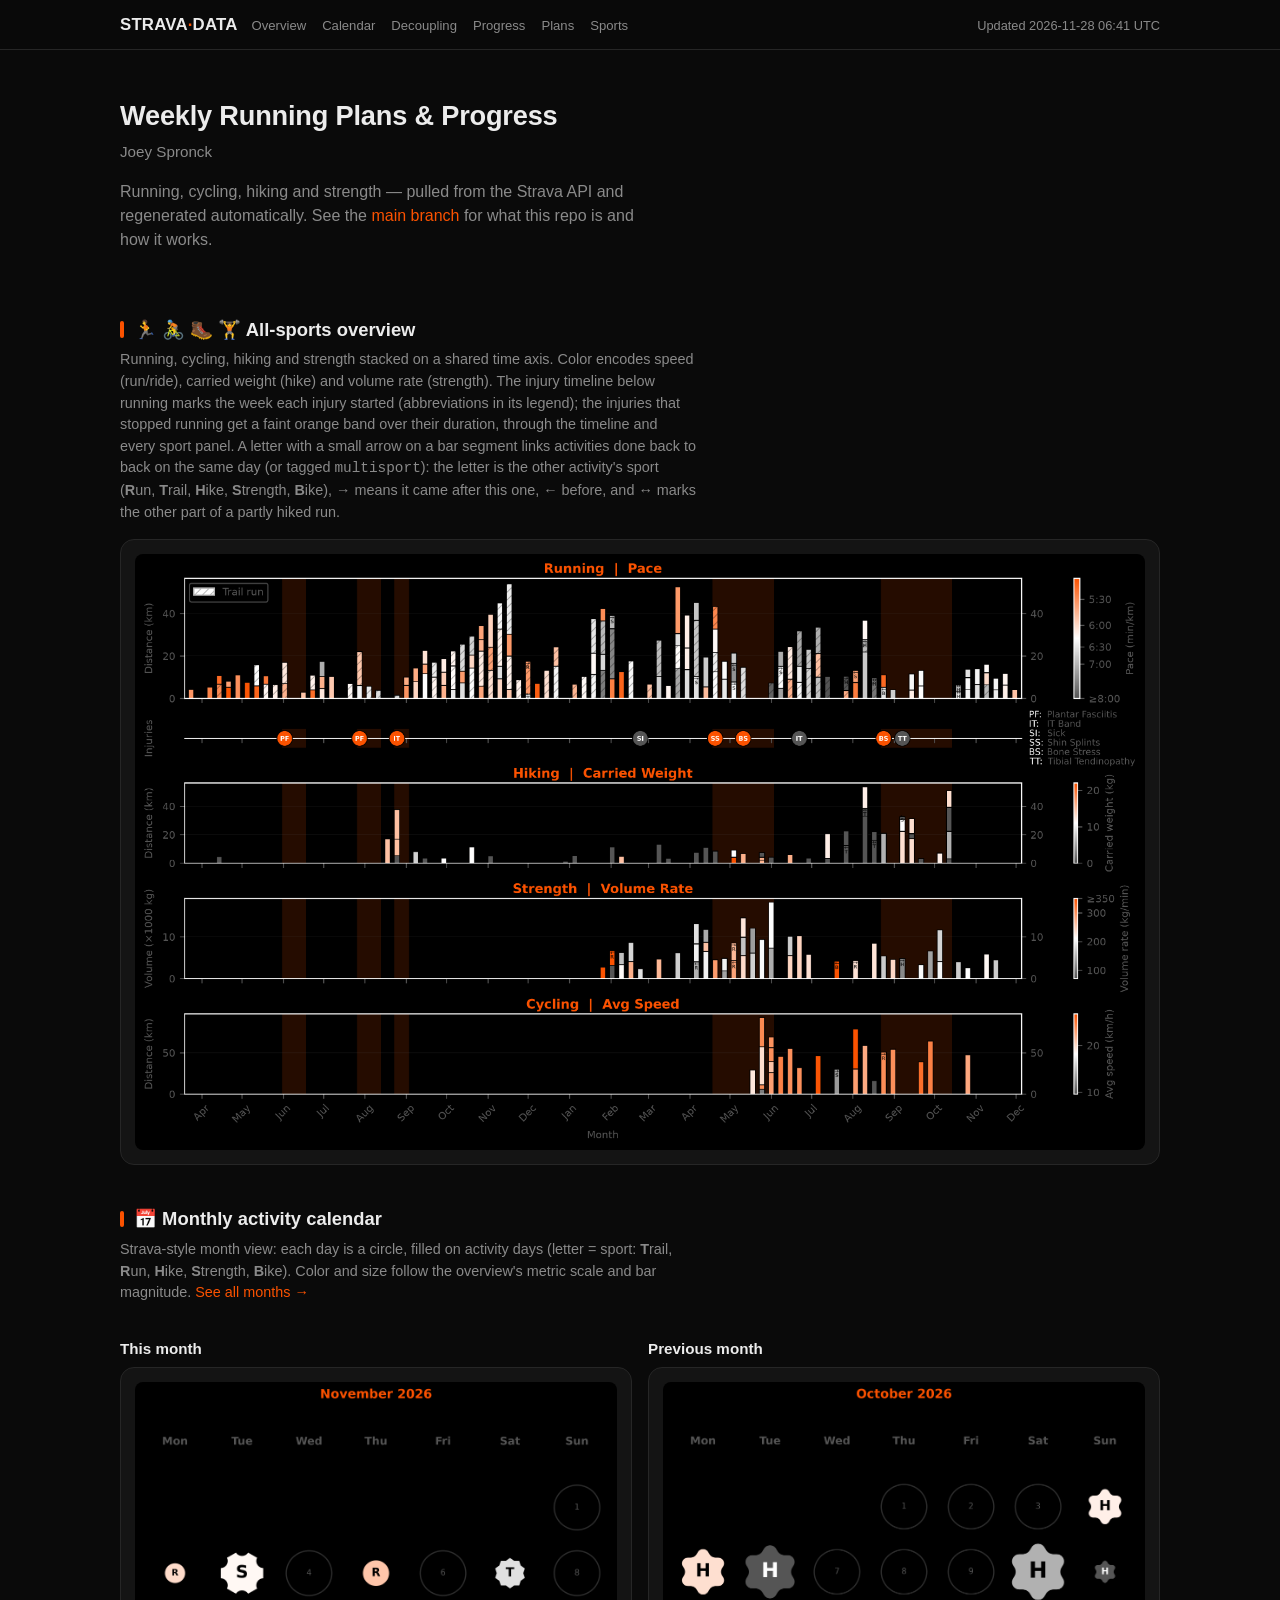
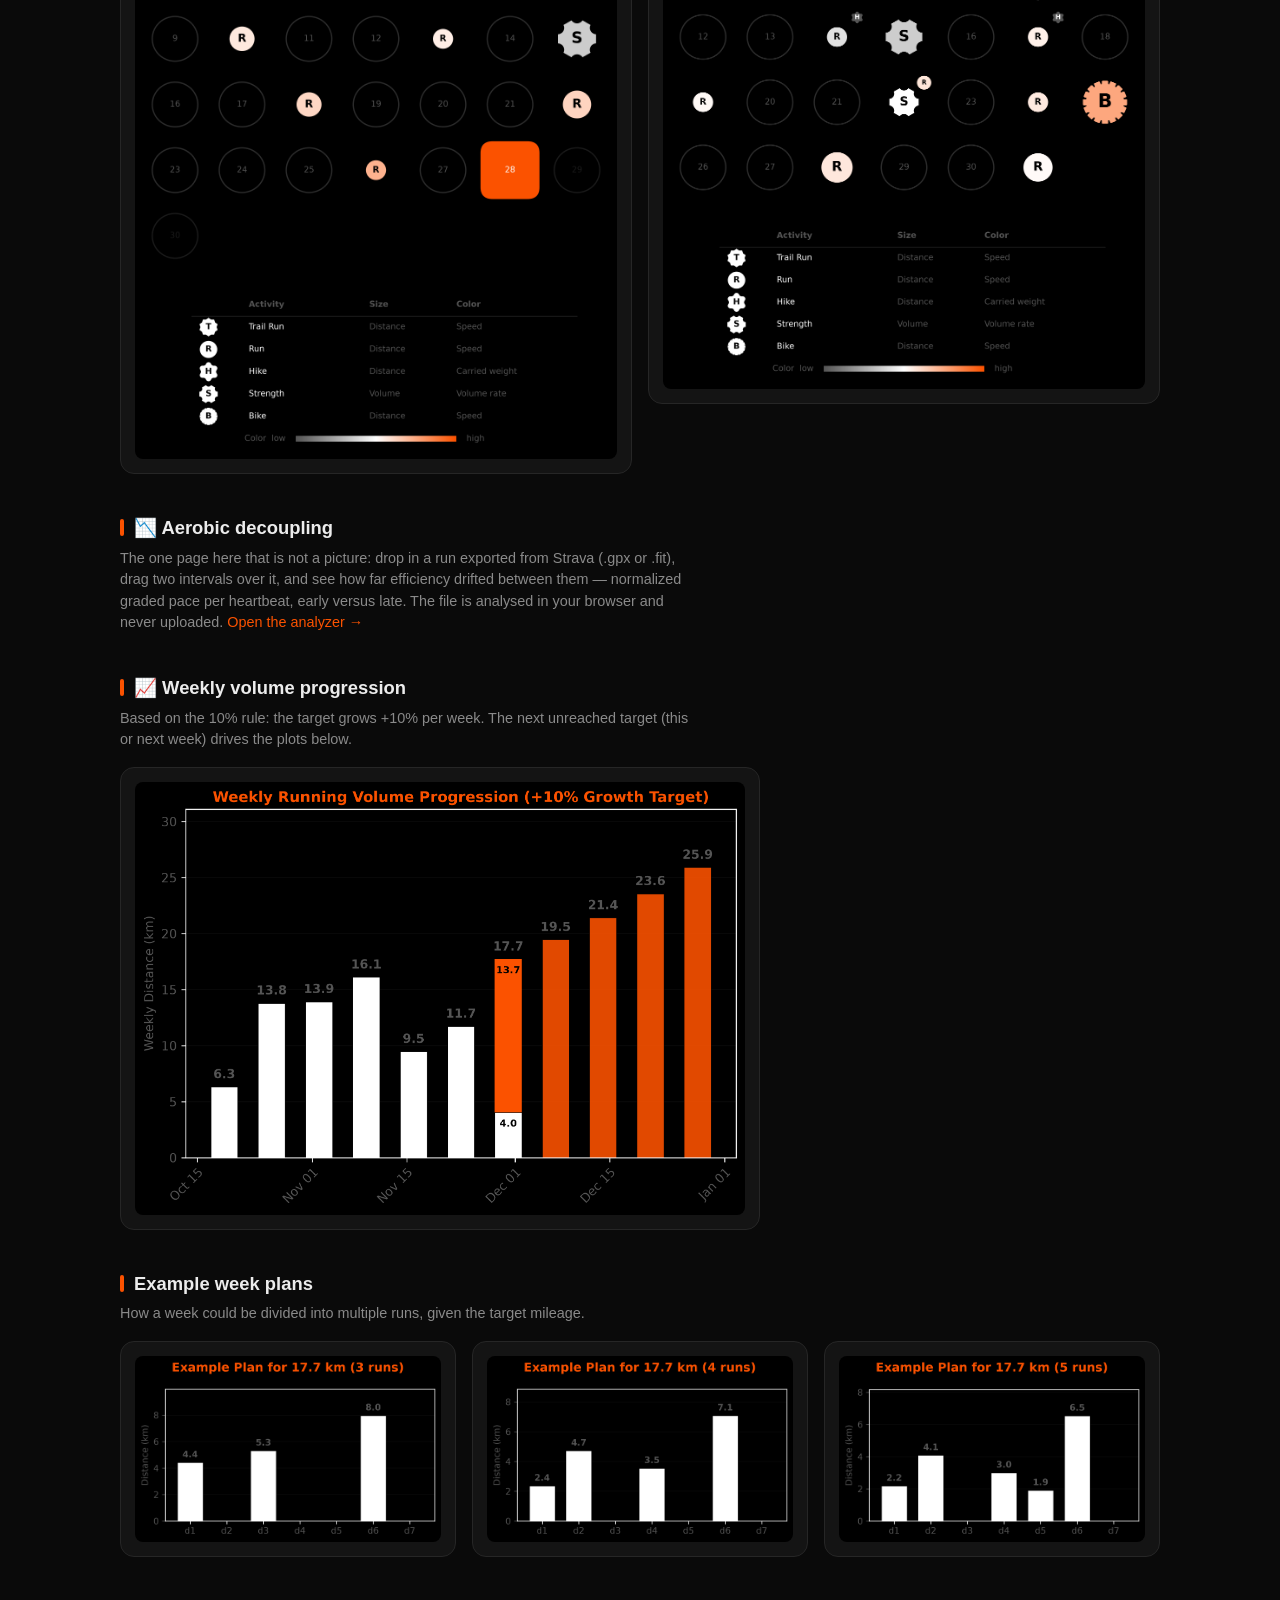
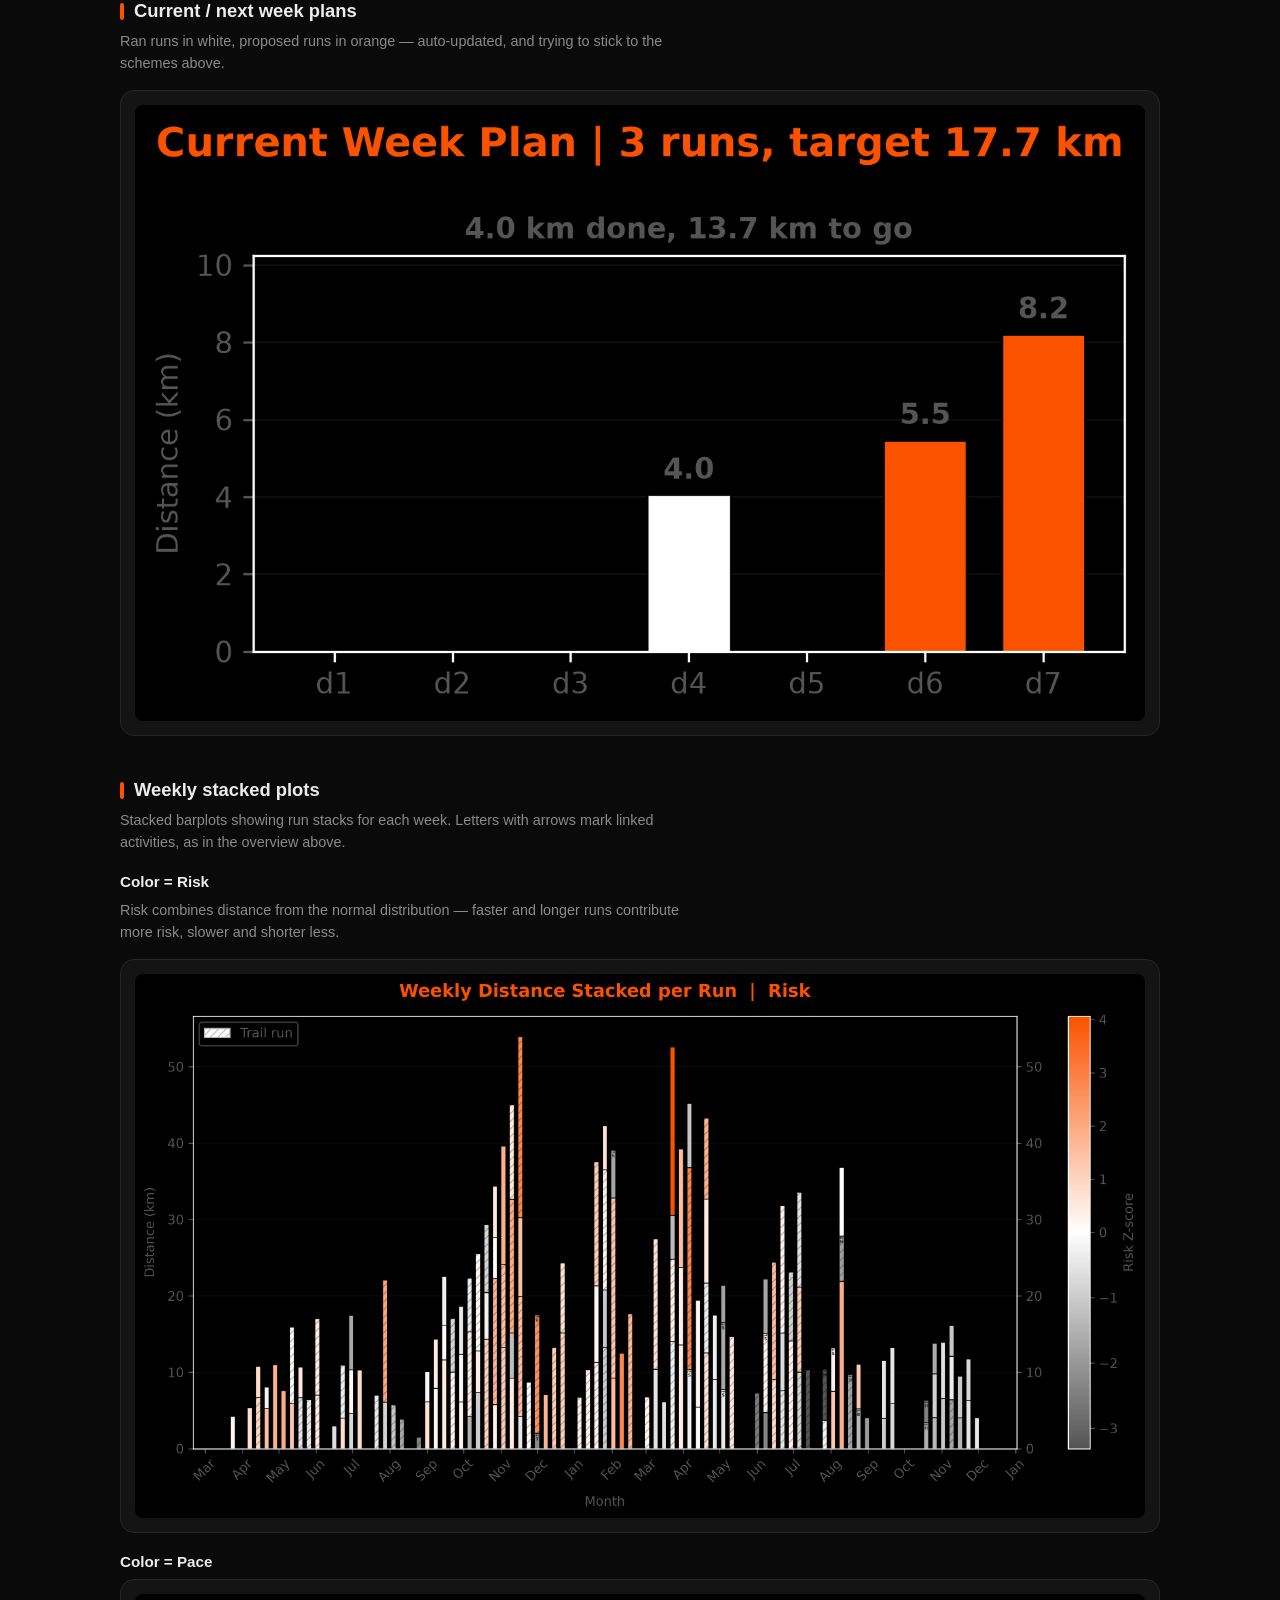
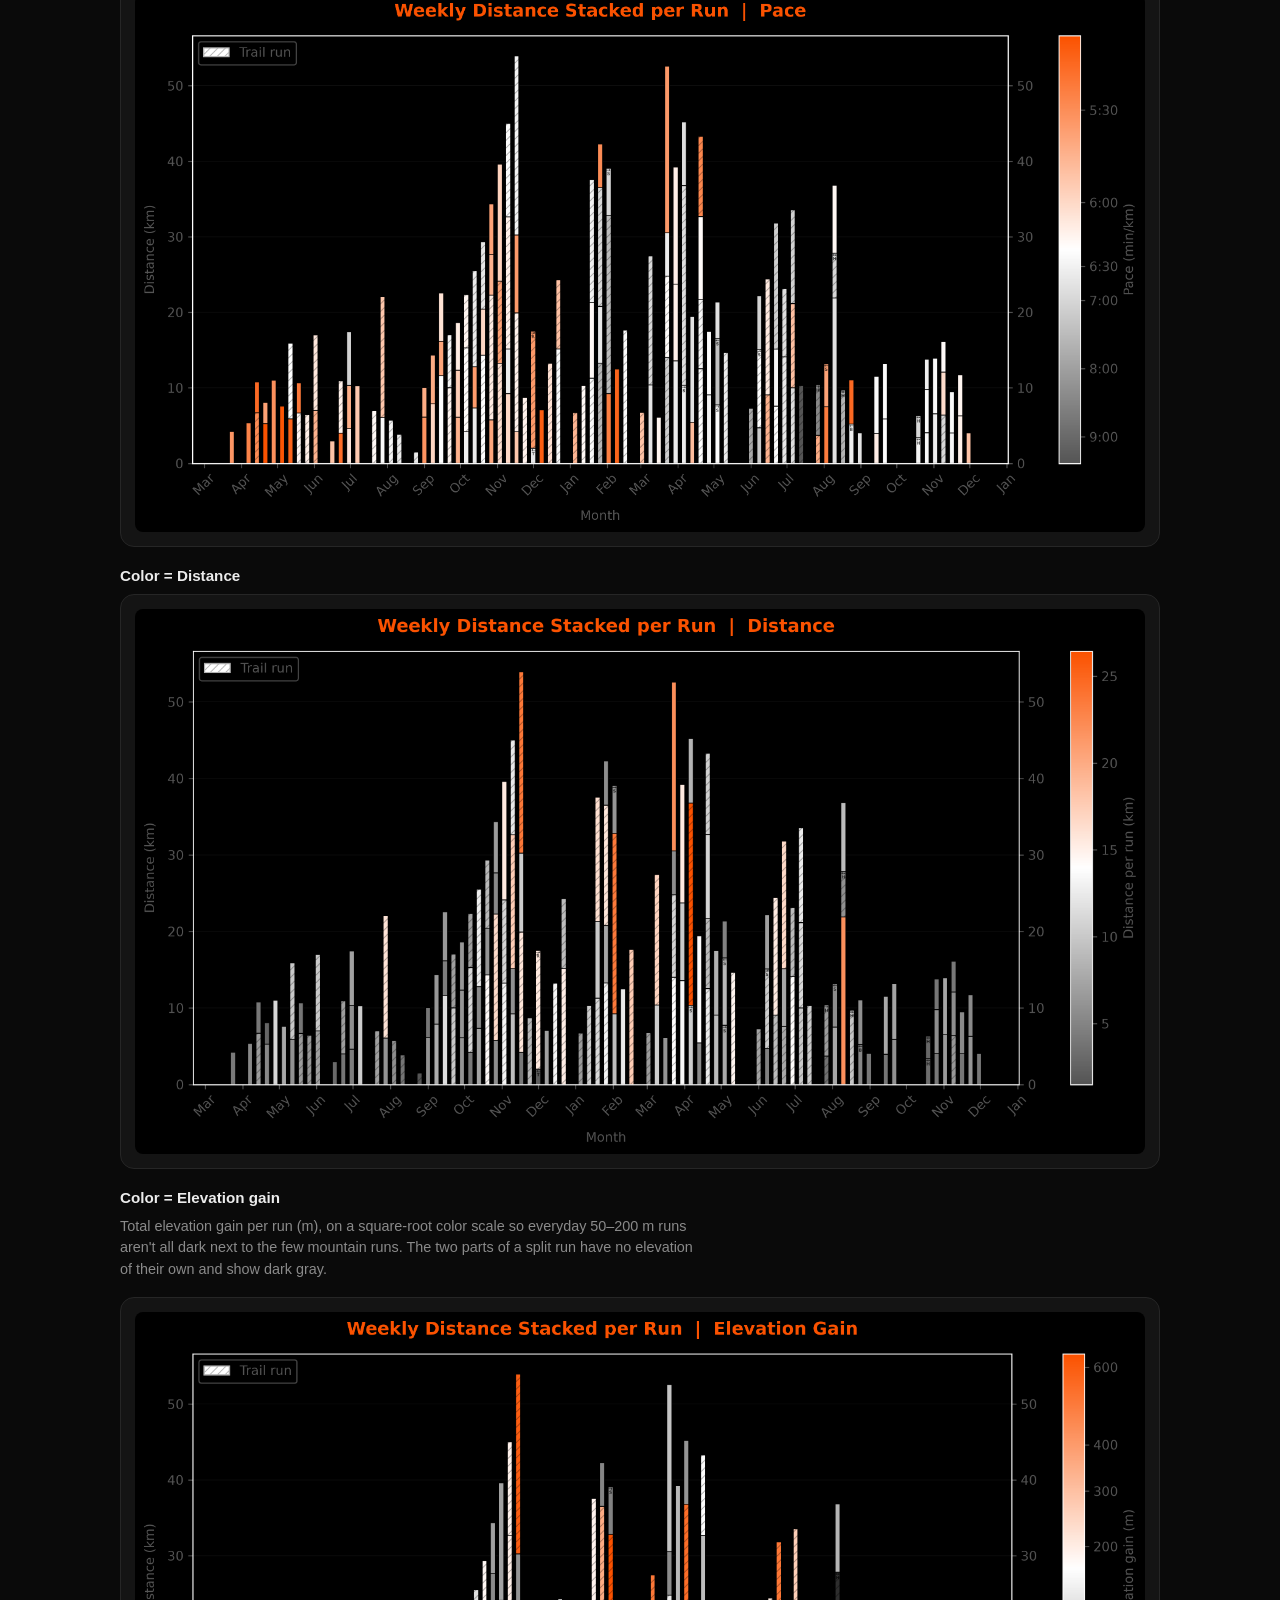
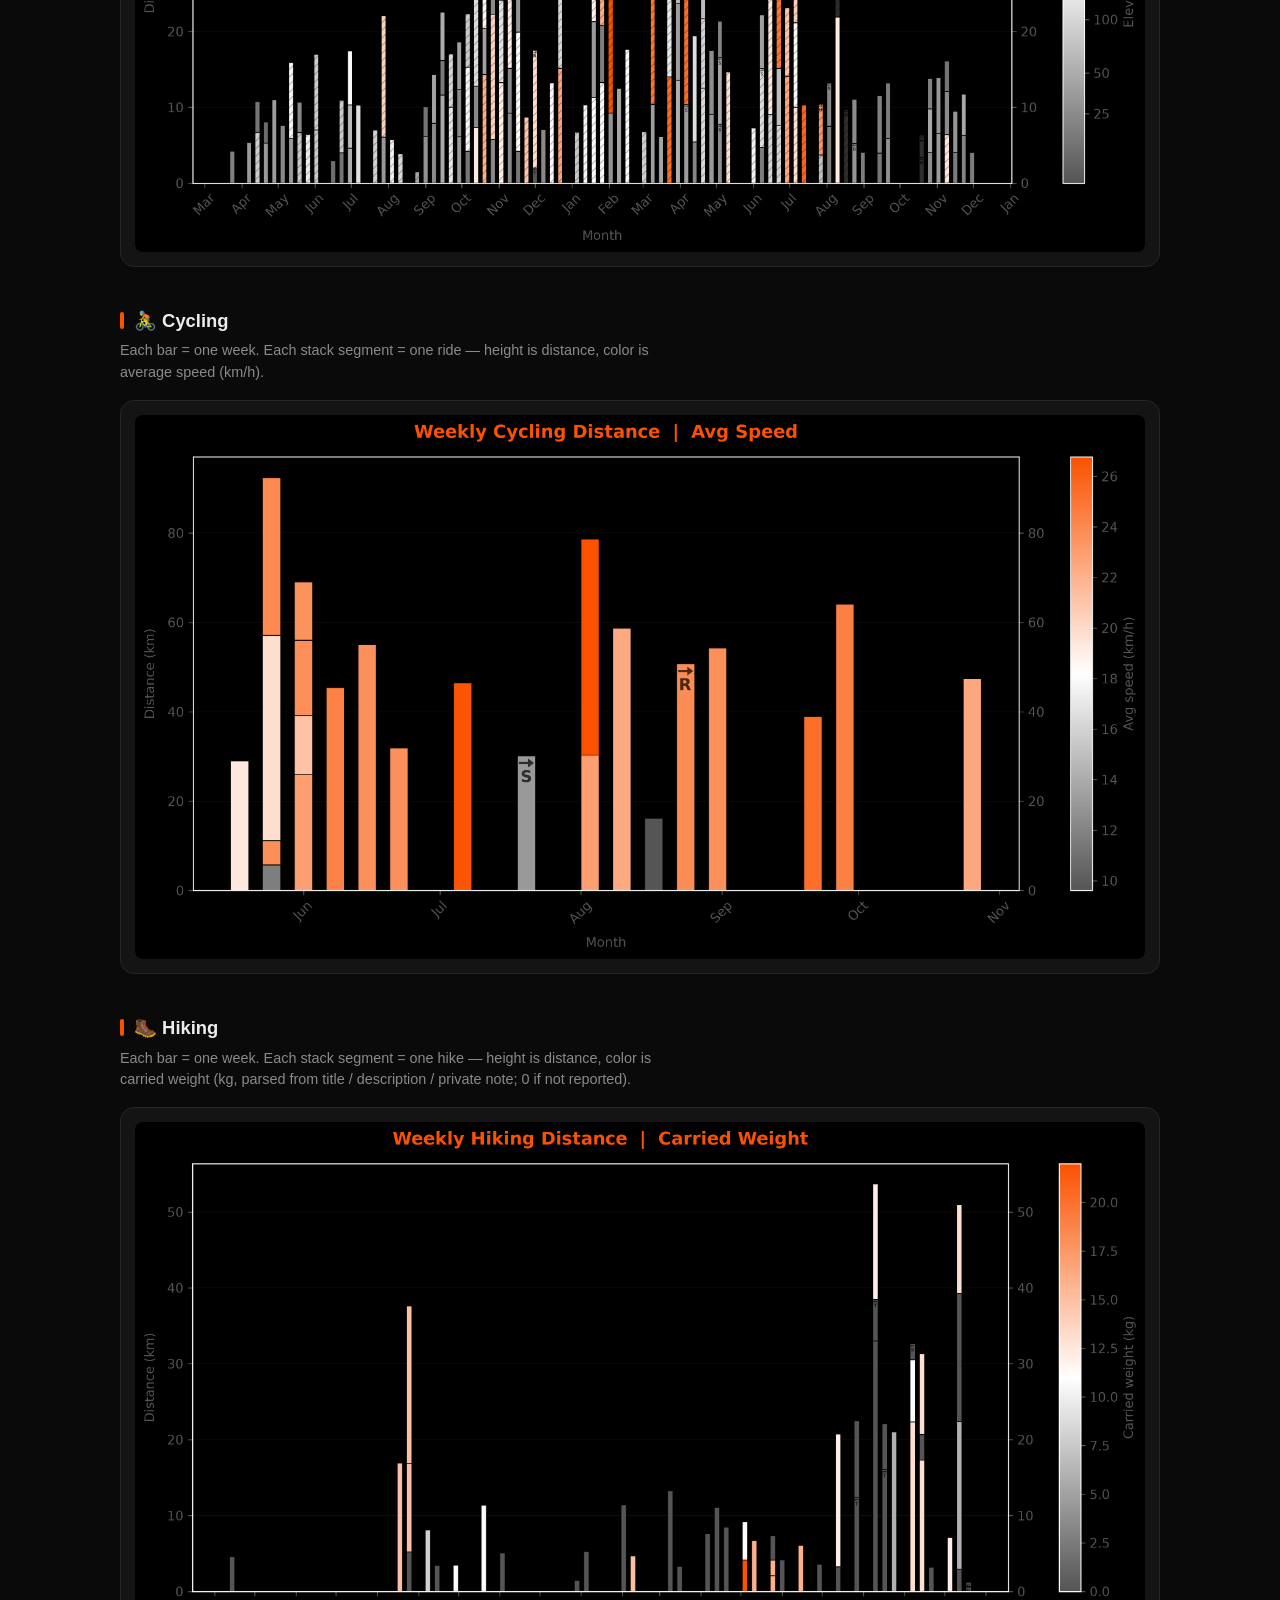
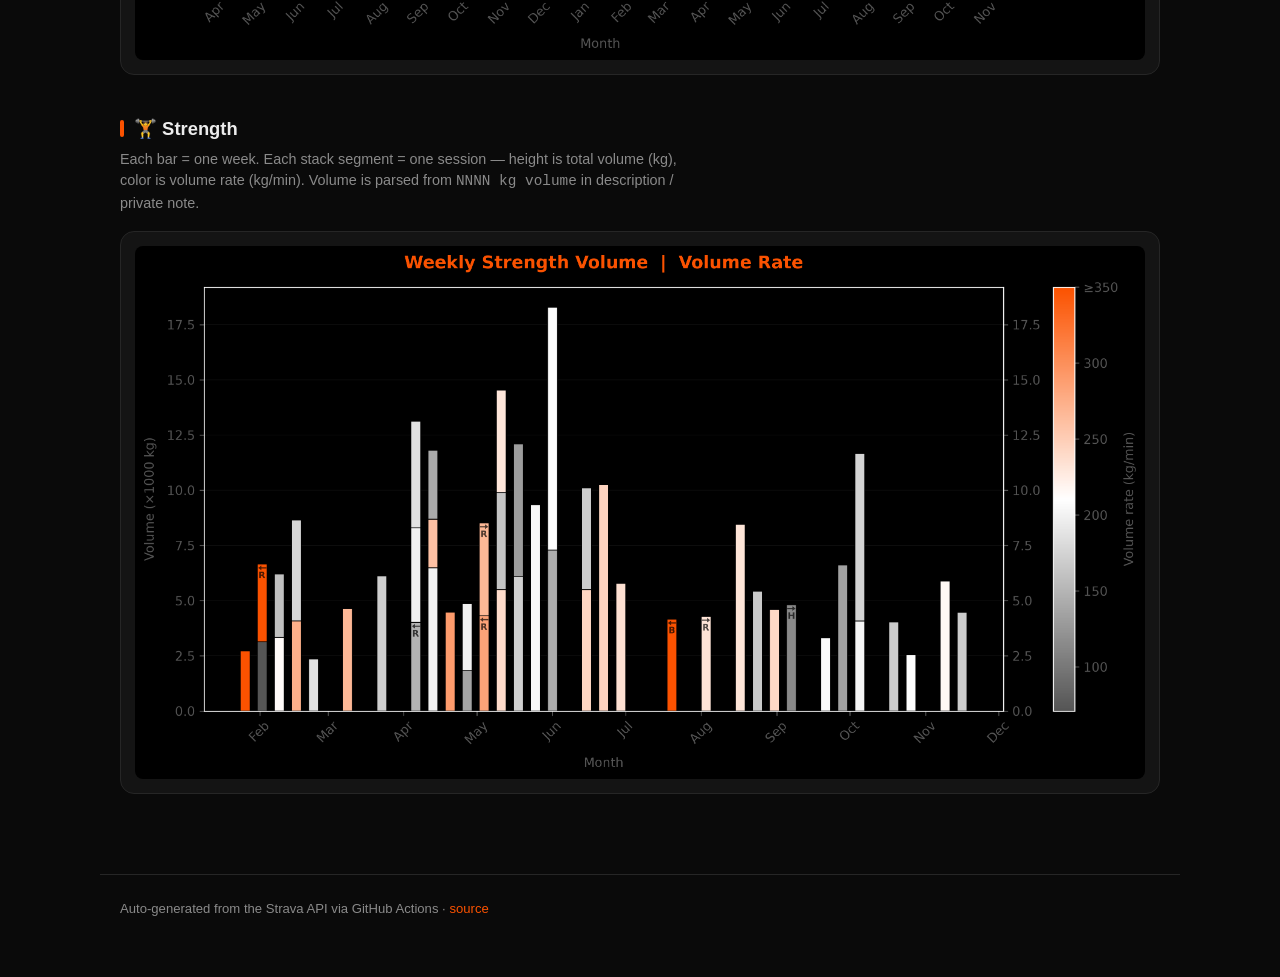
<file: web/index.html>
<!DOCTYPE html>
<html lang="en">
<head>
<meta charset="utf-8">
<meta name="viewport" content="width=device-width, initial-scale=1">
<meta name="theme-color" content="#fb5200">
<meta name="apple-mobile-web-app-capable" content="yes">
<meta name="apple-mobile-web-app-status-bar-style" content="black-translucent">
<meta name="apple-mobile-web-app-title" content="Strava">
<title>Strava Training Dashboard · Joey Spronck</title>
<link rel="stylesheet" href="style.css">
</head>
<body>

<header class="topbar">
  <div class="topbar-inner">
    <span class="brand">STRAVA<span class="dot">·</span>DATA</span>
    <nav class="nav">
      <a href="#overview">Overview</a>
      <a href="#calendar">Calendar</a>
      <a href="decoupling.html">Decoupling</a>
      <a href="#progression">Progress</a>
      <a href="#plans">Plans</a>
      <a href="#sports">Sports</a>
    </nav>
    <span class="meta">Updated <span id="build">2026-11-28 06:41 UTC</span></span>
  </div>
</header>

<main class="wrap">

  <div class="hero">
    <h1>Weekly Running Plans &amp; Progress</h1>
    <div class="who">Joey Spronck</div>
    <p>Running, cycling, hiking and strength — pulled from the Strava API and regenerated
       automatically. See the
       <a href="https://github.com/JoeySpronck/strava_data">main branch</a>
       for what this repo is and how it works.</p>
  </div>

  <!-- All-sports overview -->
  <section id="overview">
    <div class="section-head"><h2>🏃 🚴 🥾 🏋️ All-sports overview</h2></div>
    <p class="note">Running, cycling, hiking and strength stacked on a shared time axis. Color
      encodes speed (run/ride), carried weight (hike) and volume rate (strength). The injury
      timeline below running marks the week each injury started (abbreviations in its legend);
      the injuries that stopped running get a faint orange band over their duration, through the
      timeline and every sport panel. A letter with a small arrow on a bar segment links
      activities done back to back on the same day (or tagged <code>multisport</code>): the letter
      is the other activity's sport (<strong>R</strong>un, <strong>T</strong>rail,
      <strong>H</strong>ike, <strong>S</strong>trength, <strong>B</strong>ike), → means it came
      after this one, ← before, and ↔ marks the other part of a partly hiked run.</p>
    <div class="card"><img src="../plots/weekly_overview_all_sports.20261128064128.png" alt="All-sports weekly overview" loading="lazy"></div>
  </section>

  <!-- Monthly calendar -->
  <section id="calendar">
    <div class="section-head"><h2>📅 Monthly activity calendar</h2></div>
    <p class="note">Strava-style month view: each day is a circle, filled on activity days (letter =
      sport: <strong>T</strong>rail, <strong>R</strong>un, <strong>H</strong>ike,
      <strong>S</strong>trength, <strong>B</strong>ike). Color and size follow the overview's metric
      scale and bar magnitude. <a href="calendar.html">See all months →</a></p>
    <div class="grid-2">
      <div>
        <div class="sub">This month</div>
        <div class="card"><img src="../plots/month_calendar.20261128064128.png" alt="This month's activity calendar" loading="lazy"></div>
      </div>
      <div>
        <div class="sub">Previous month</div>
        <div class="card"><img src="../plots/month_calendar_prev.20261128064128.png" alt="Previous month's activity calendar" loading="lazy"></div>
      </div>
    </div>
  </section>

  <!-- Aerobic decoupling (interactive) -->
  <section id="decoupling">
    <div class="section-head"><h2>📉 Aerobic decoupling</h2></div>
    <p class="note">The one page here that is not a picture: drop in a run exported from Strava
      (.gpx or .fit), drag two intervals over it, and see how far efficiency drifted between
      them — normalized graded pace per heartbeat, early versus late. The file is analysed in
      your browser and never uploaded. <a href="decoupling.html">Open the analyzer →</a></p>
  </section>

  <!-- Weekly volume progression -->
  <section id="progression">
    <div class="section-head"><h2>📈 Weekly volume progression</h2></div>
    <p class="note">Based on the 10% rule: the target grows +10% per week. The next unreached target
      (this or next week) drives the plots below.</p>
    <!-- 25% RULE DISABLED (injury recovery) - KEEP this text, do not delete in cleanup;
         restore with USE_RECOVERY_BOOST in strava_data/visualization.py
    <p class="note">Based on the 10% rule, but build-up grows at +25%/week while the target stays
      below the dark-gray dashed line — the highest 3-consecutive-week average volume of the last
      half year (a previously sustained level). Once a +25% step would reach that line, growth
      reverts to +10%. The next unreached target (this or next week) drives the plots below.</p>
    -->
    <div class="card hero-plot">
      <img src="../plots/weekly_distance_targets.20261128064128.png" alt="Weekly distance targets" loading="lazy">
    </div>
  </section>

  <!-- Example week plans -->
  <section id="plans">
    <div class="section-head"><h2>Example week plans</h2></div>
    <p class="note">How a week could be divided into multiple runs, given the target mileage.</p>
    <div class="grid">
      <div class="card"><img src="../plots/week_plan_3_runs.20261128064128.png" alt="Week plan (3 runs)" loading="lazy"></div>
      <div class="card"><img src="../plots/week_plan_4_runs.20261128064128.png" alt="Week plan (4 runs)" loading="lazy"></div>
      <div class="card"><img src="../plots/week_plan_5_runs.20261128064128.png" alt="Week plan (5 runs)" loading="lazy"></div>
    </div>
  </section>

  <!-- Current / next week plans -->
  <section>
    <div class="section-head"><h2>Current / next week plans</h2></div>
    <p class="note">Ran runs in white, proposed runs in orange — auto-updated, and trying to stick
      to the schemes above.</p>
    <div class="grid">
      <div class="card"><img src="../plots/current_week_plan_3_runs.20261128064128.png" alt="Current week (3 runs)" loading="lazy" onerror="this.closest('.card').remove()"></div>
    </div>
  </section>

  <!-- Weekly stacked plots -->
  <section id="sports">
    <div class="section-head"><h2>Weekly stacked plots</h2></div>
    <p class="note">Stacked barplots showing run stacks for each week. Letters with arrows mark
      linked activities, as in the overview above.</p>

    <div class="sub">Color = Risk</div>
    <p class="note">Risk combines distance from the normal distribution — faster and longer runs
      contribute more risk, slower and shorter less.</p>
    <div class="card"><img src="../plots/weekly_risk.20261128064128.png" alt="Weekly risk" loading="lazy"></div>

    <div class="sub">Color = Pace</div>
    <div class="card"><img src="../plots/weekly_pace.20261128064128.png" alt="Weekly pace" loading="lazy"></div>

    <div class="sub">Color = Distance</div>
    <div class="card"><img src="../plots/weekly_distance.20261128064128.png" alt="Weekly distance" loading="lazy"></div>

    <div class="sub">Color = Elevation gain</div>
    <p class="note">Total elevation gain per run (m), on a square-root color scale so everyday
      50–200 m runs aren't all dark next to the few mountain runs. The two parts of a split run
      have no elevation of their own and show dark gray.</p>
    <div class="card"><img src="../plots/weekly_elevation.20261128064128.png" alt="Weekly elevation gain" loading="lazy"></div>
  </section>

  <!-- Cycling -->
  <section>
    <div class="section-head"><h2>🚴 Cycling</h2></div>
    <p class="note">Each bar = one week. Each stack segment = one ride — height is distance, color
      is average speed (km/h).</p>
    <div class="card"><img src="../plots/weekly_ride_speed.20261128064128.png" alt="Weekly cycling" loading="lazy"></div>
  </section>

  <!-- Hiking -->
  <section>
    <div class="section-head"><h2>🥾 Hiking</h2></div>
    <p class="note">Each bar = one week. Each stack segment = one hike — height is distance, color
      is carried weight (kg, parsed from title / description / private note; 0 if not reported).</p>
    <div class="card"><img src="../plots/weekly_hike_weight.20261128064128.png" alt="Weekly hiking" loading="lazy"></div>
  </section>

  <!-- Strength -->
  <section>
    <div class="section-head"><h2>🏋️ Strength</h2></div>
    <p class="note">Each bar = one week. Each stack segment = one session — height is total volume
      (kg), color is volume rate (kg/min). Volume is parsed from <code>NNNN kg volume</code> in
      description / private note.</p>
    <div class="card"><img src="../plots/weekly_strength_volume.20261128064128.png" alt="Weekly strength" loading="lazy"></div>
  </section>

</main>

<footer>
  Auto-generated from the Strava API via GitHub Actions ·
  <a href="https://github.com/JoeySpronck/strava_data">source</a>
</footer>

</body>
</html>
</file>
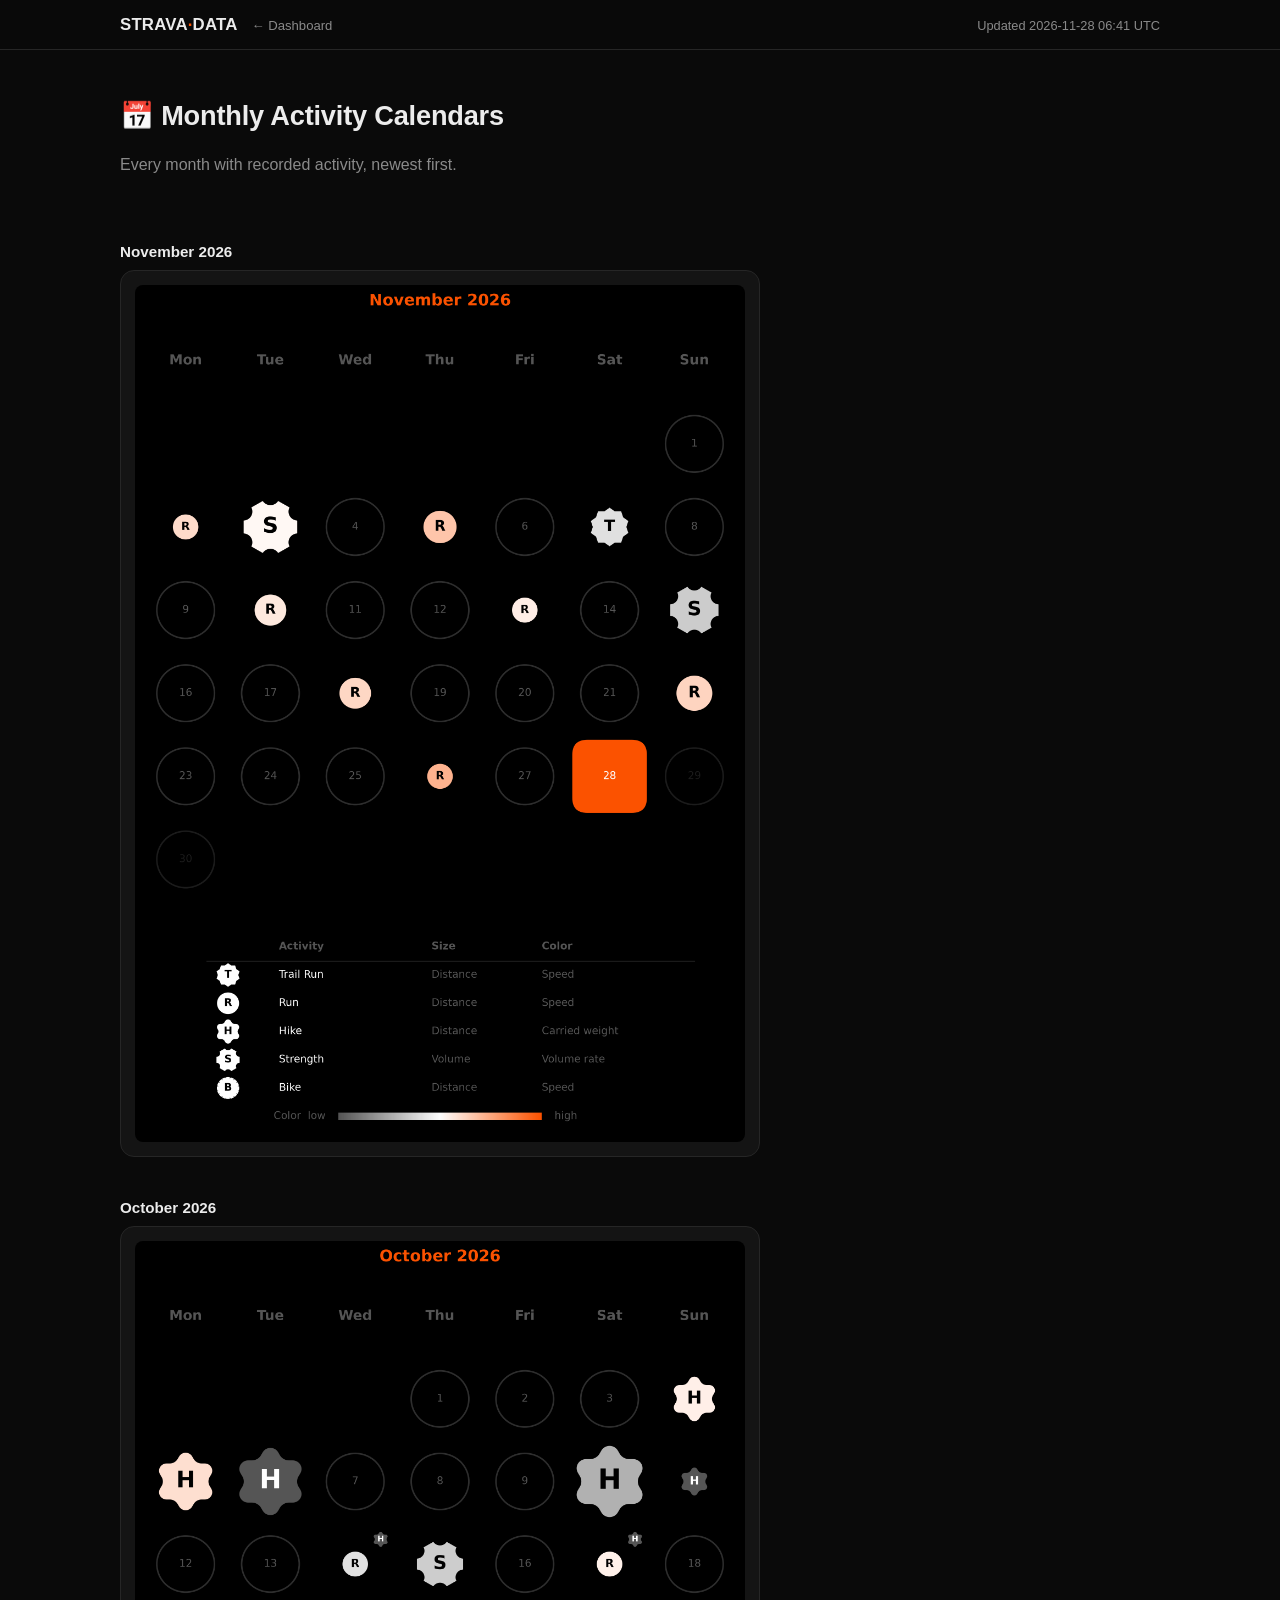
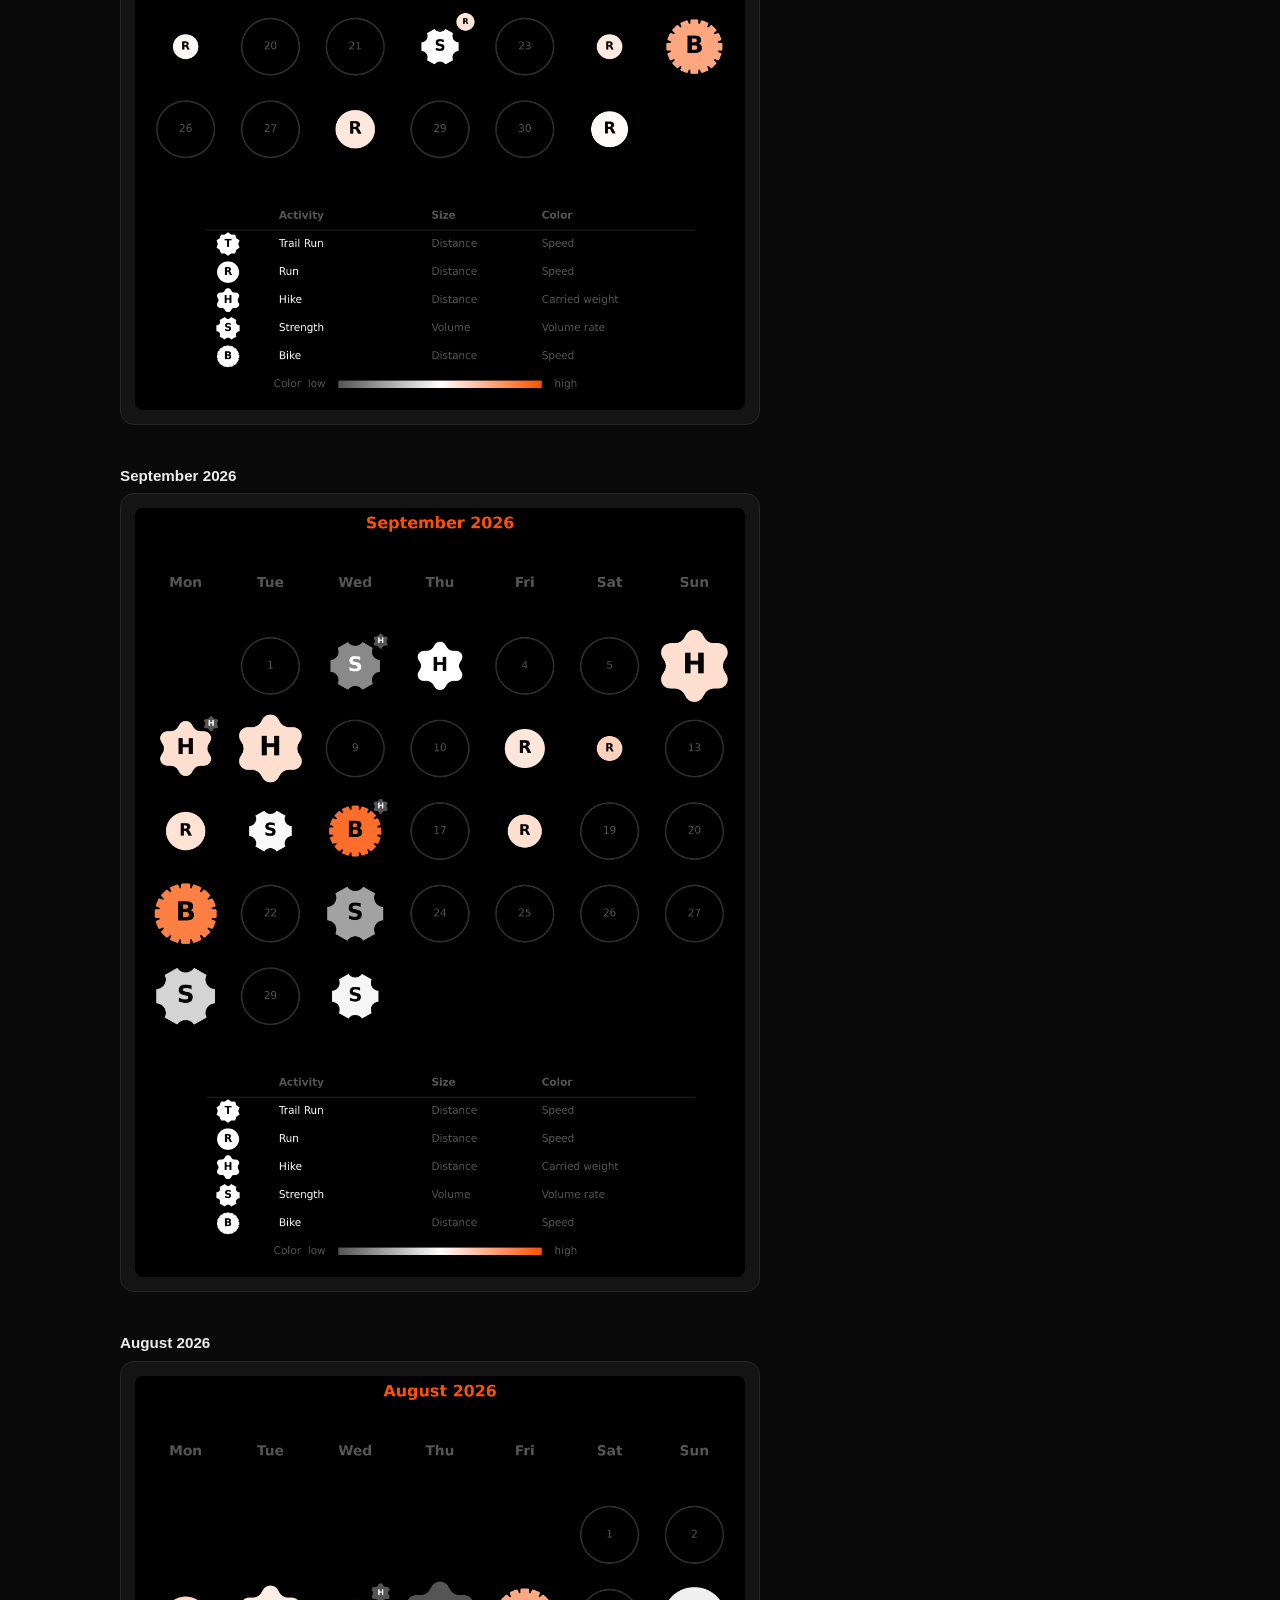
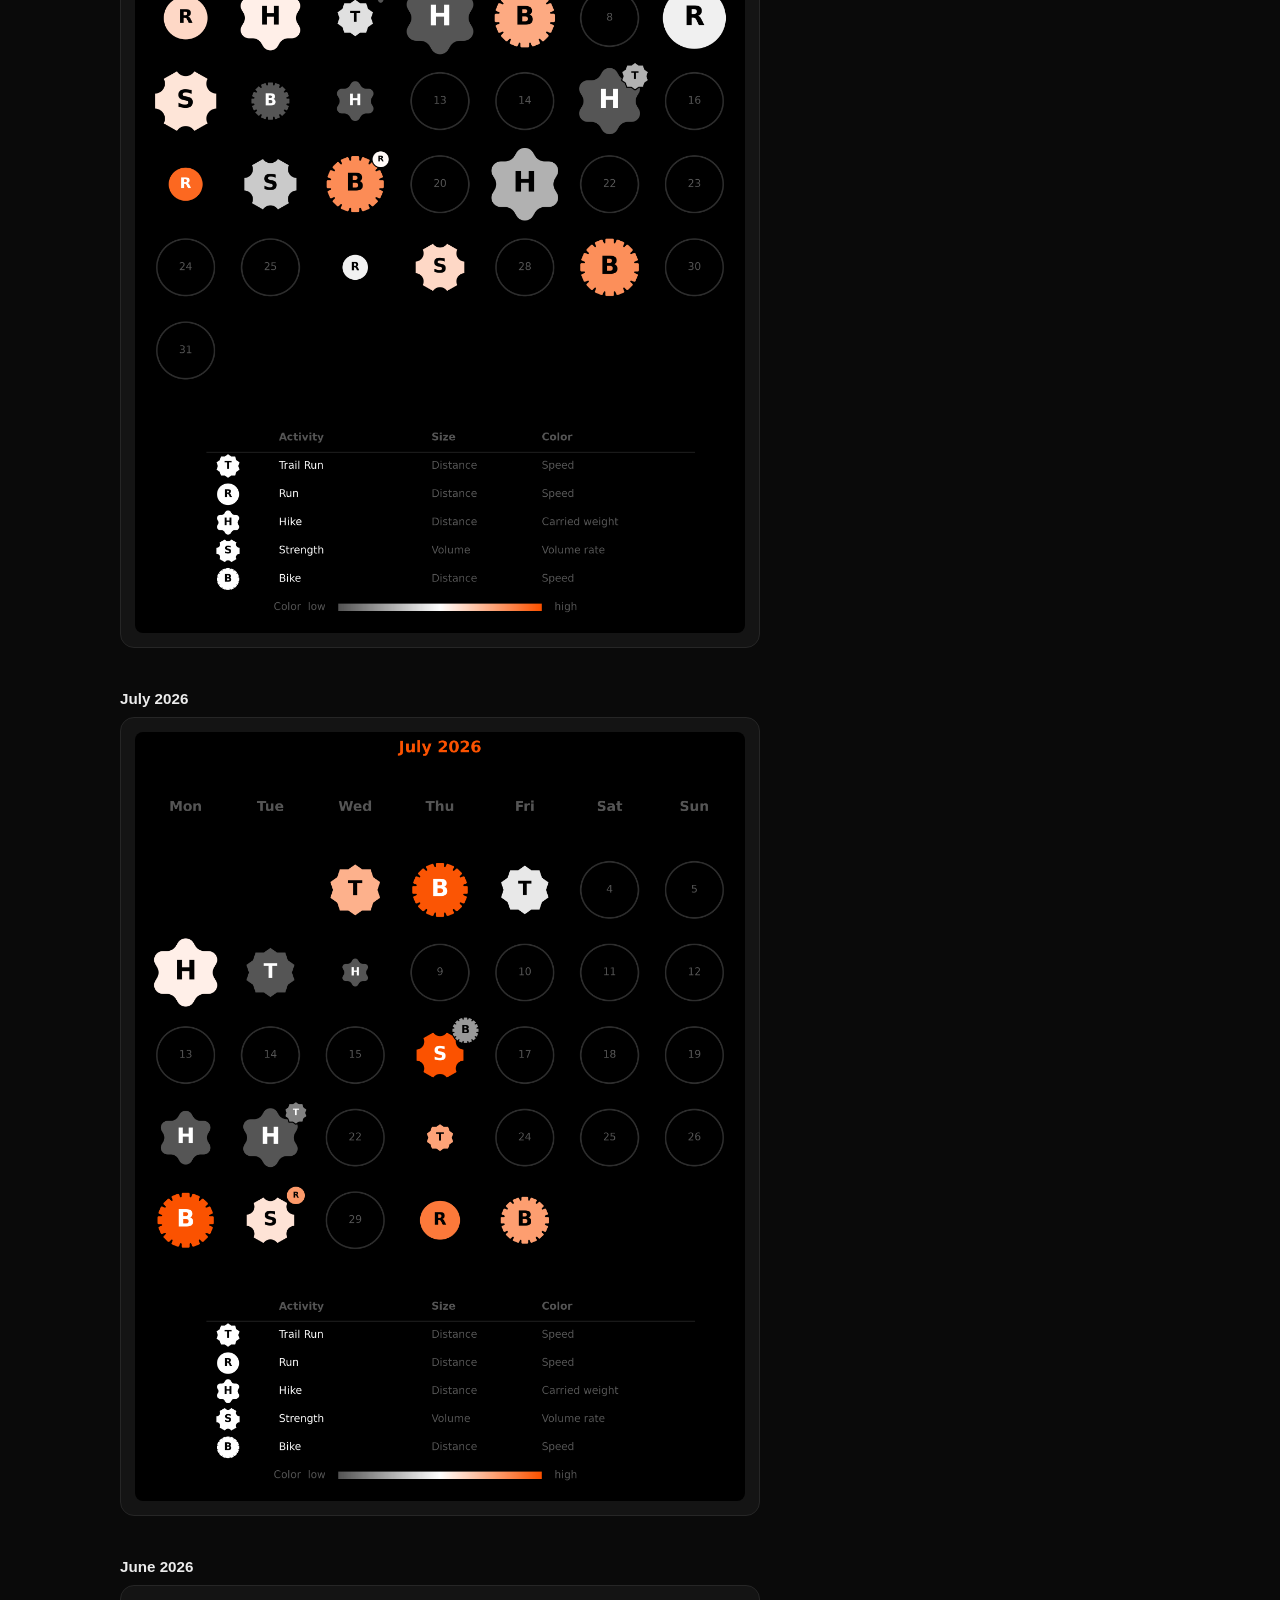
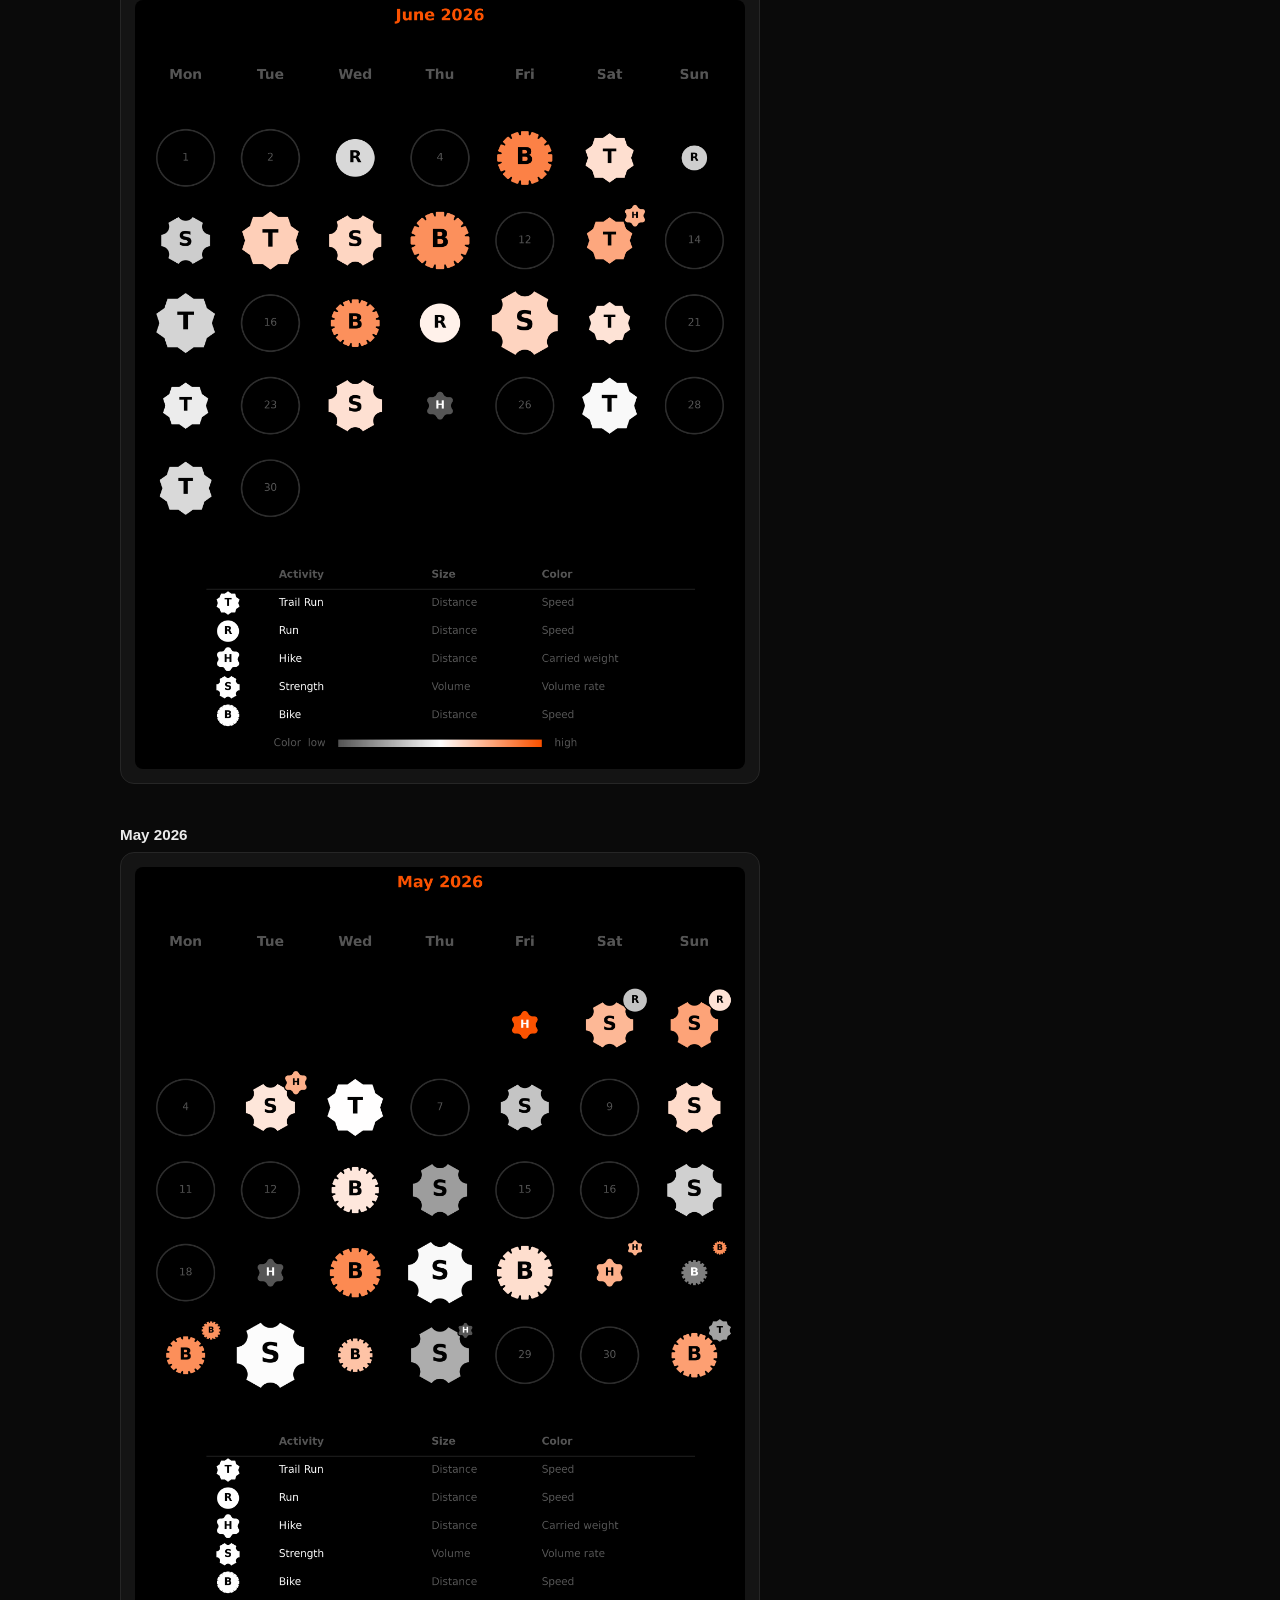
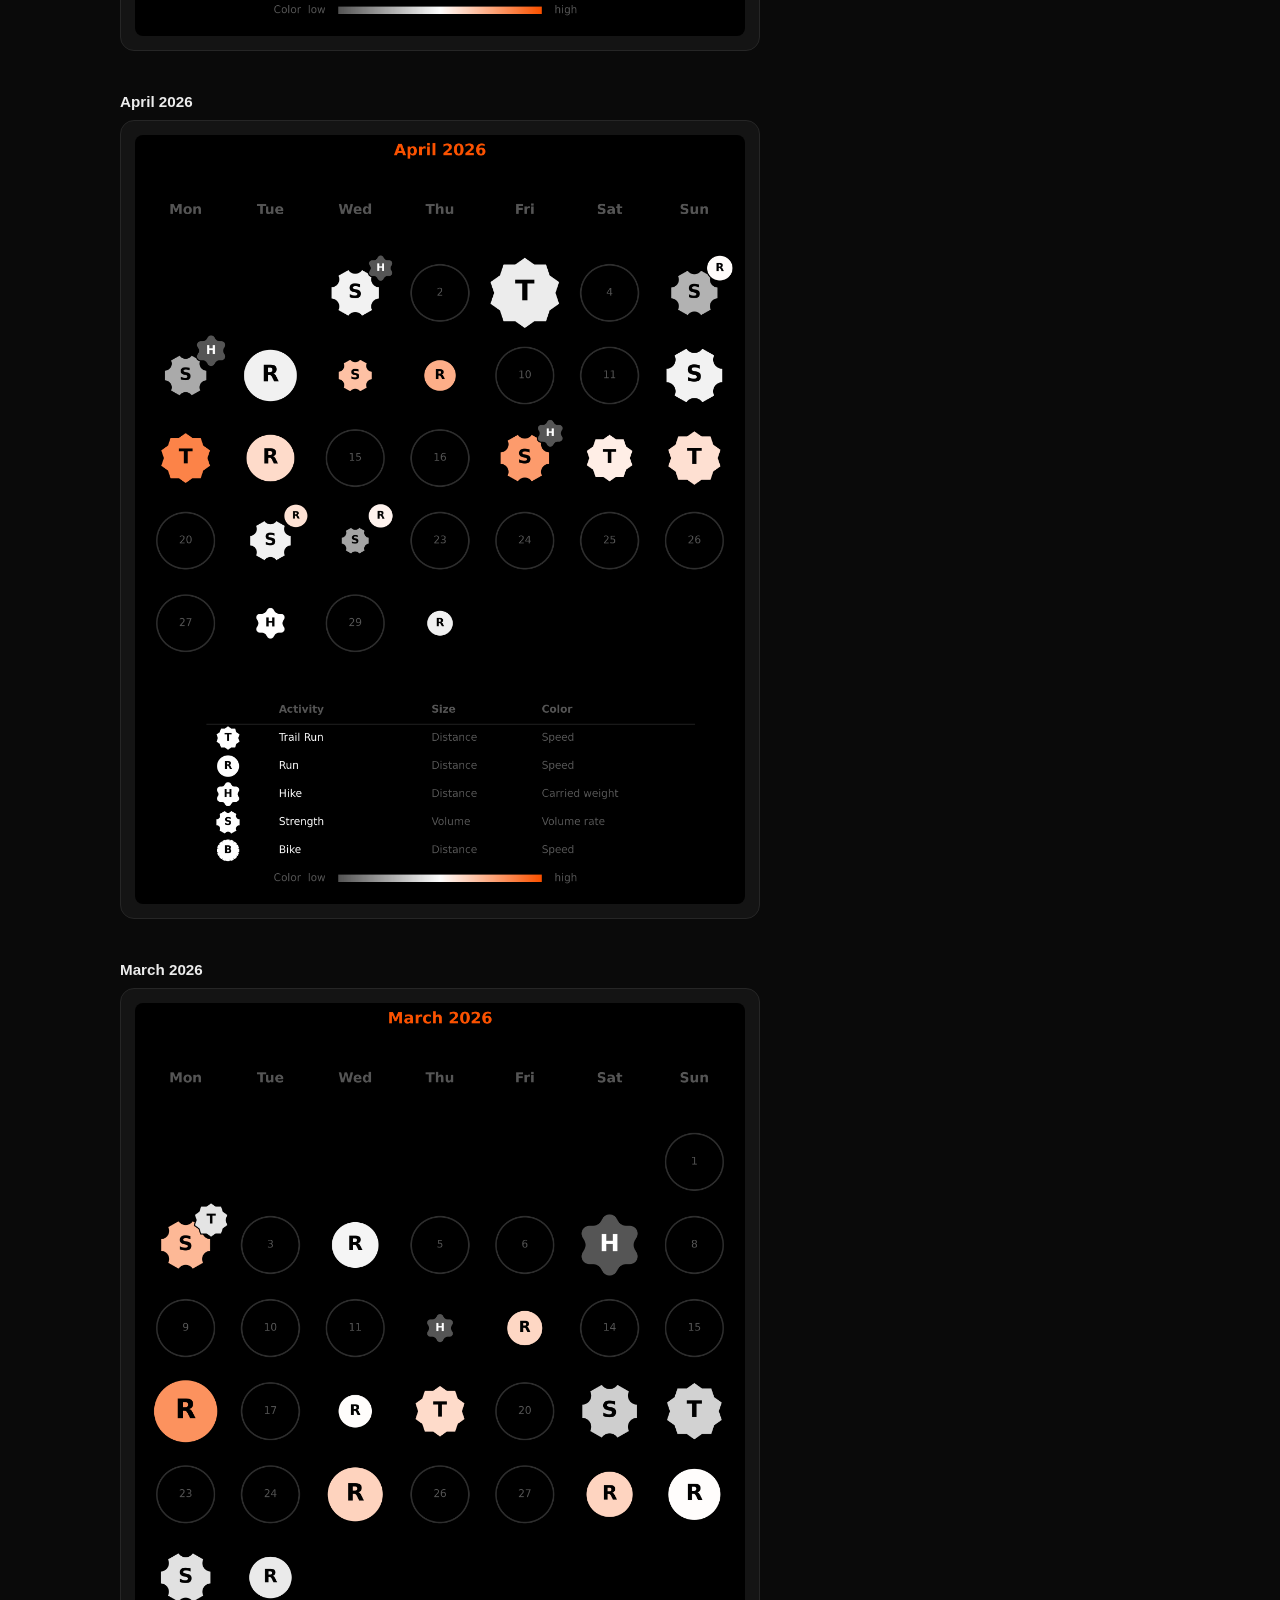
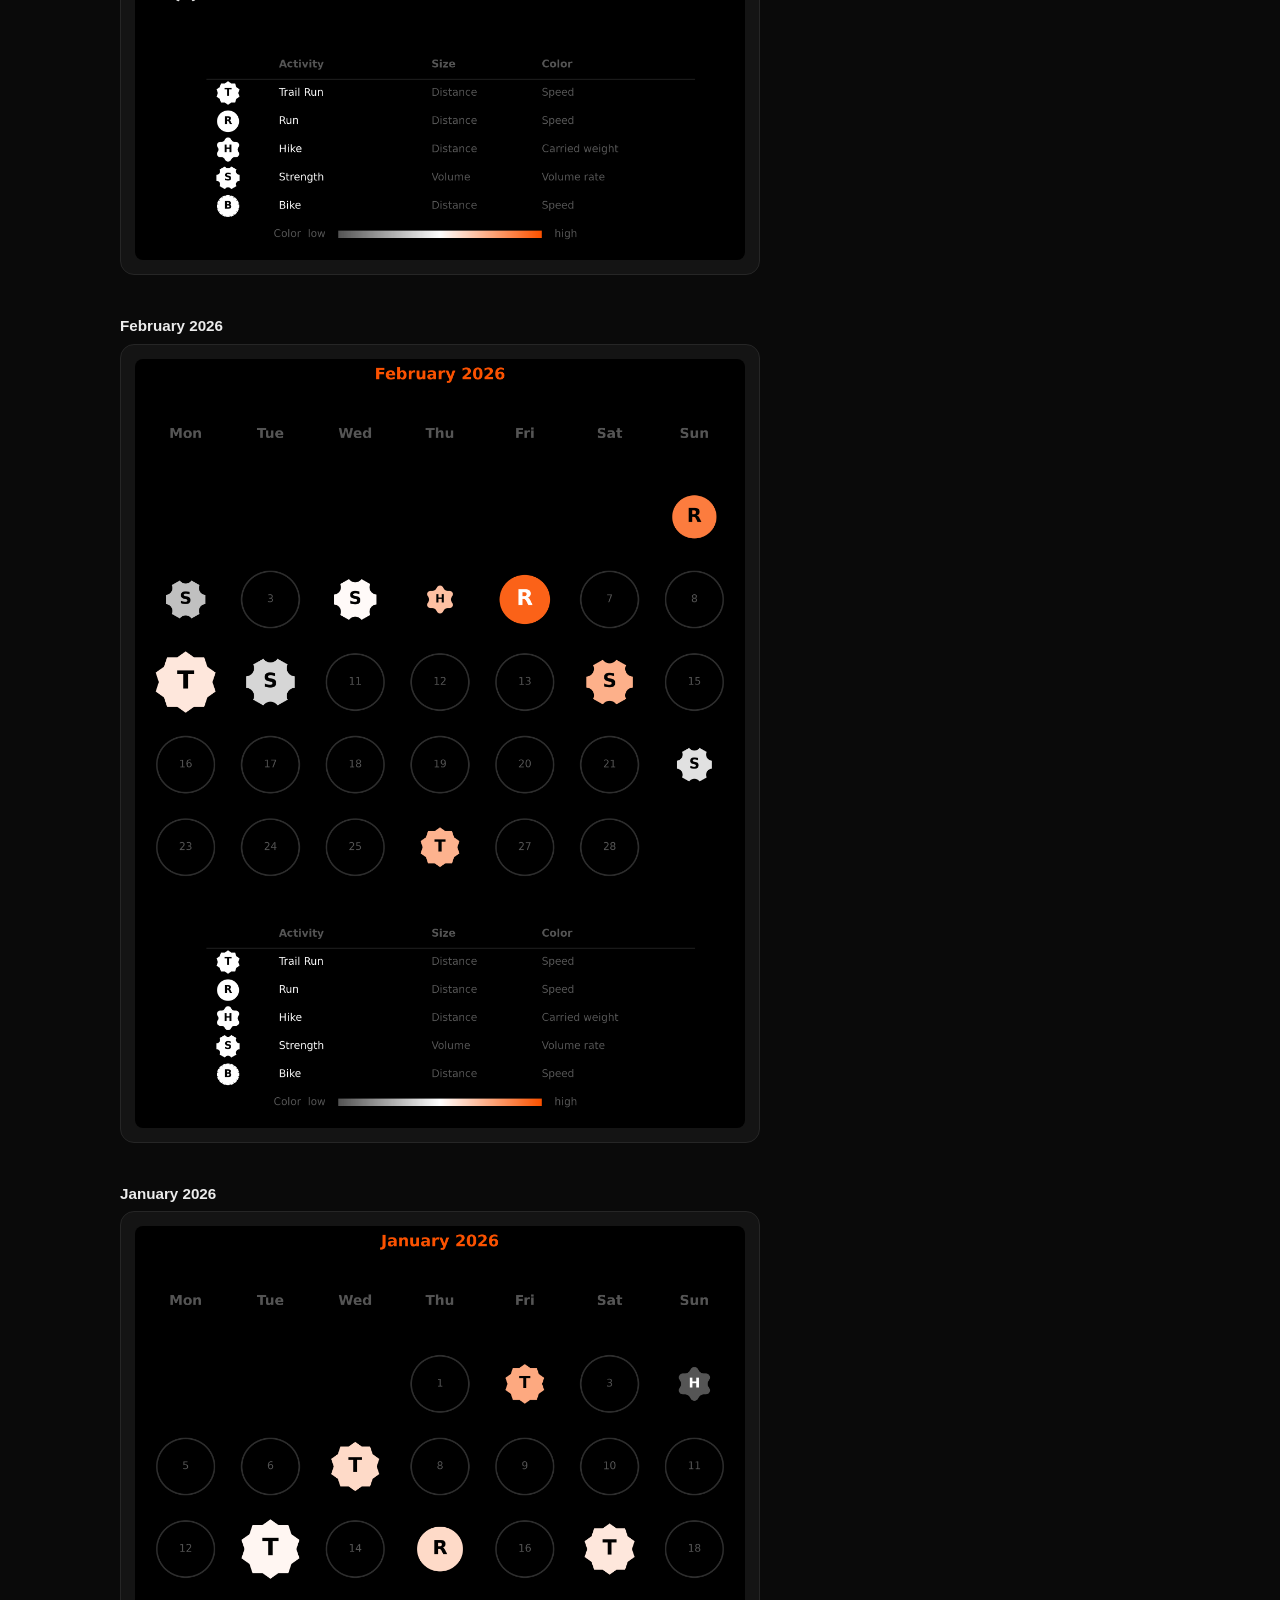
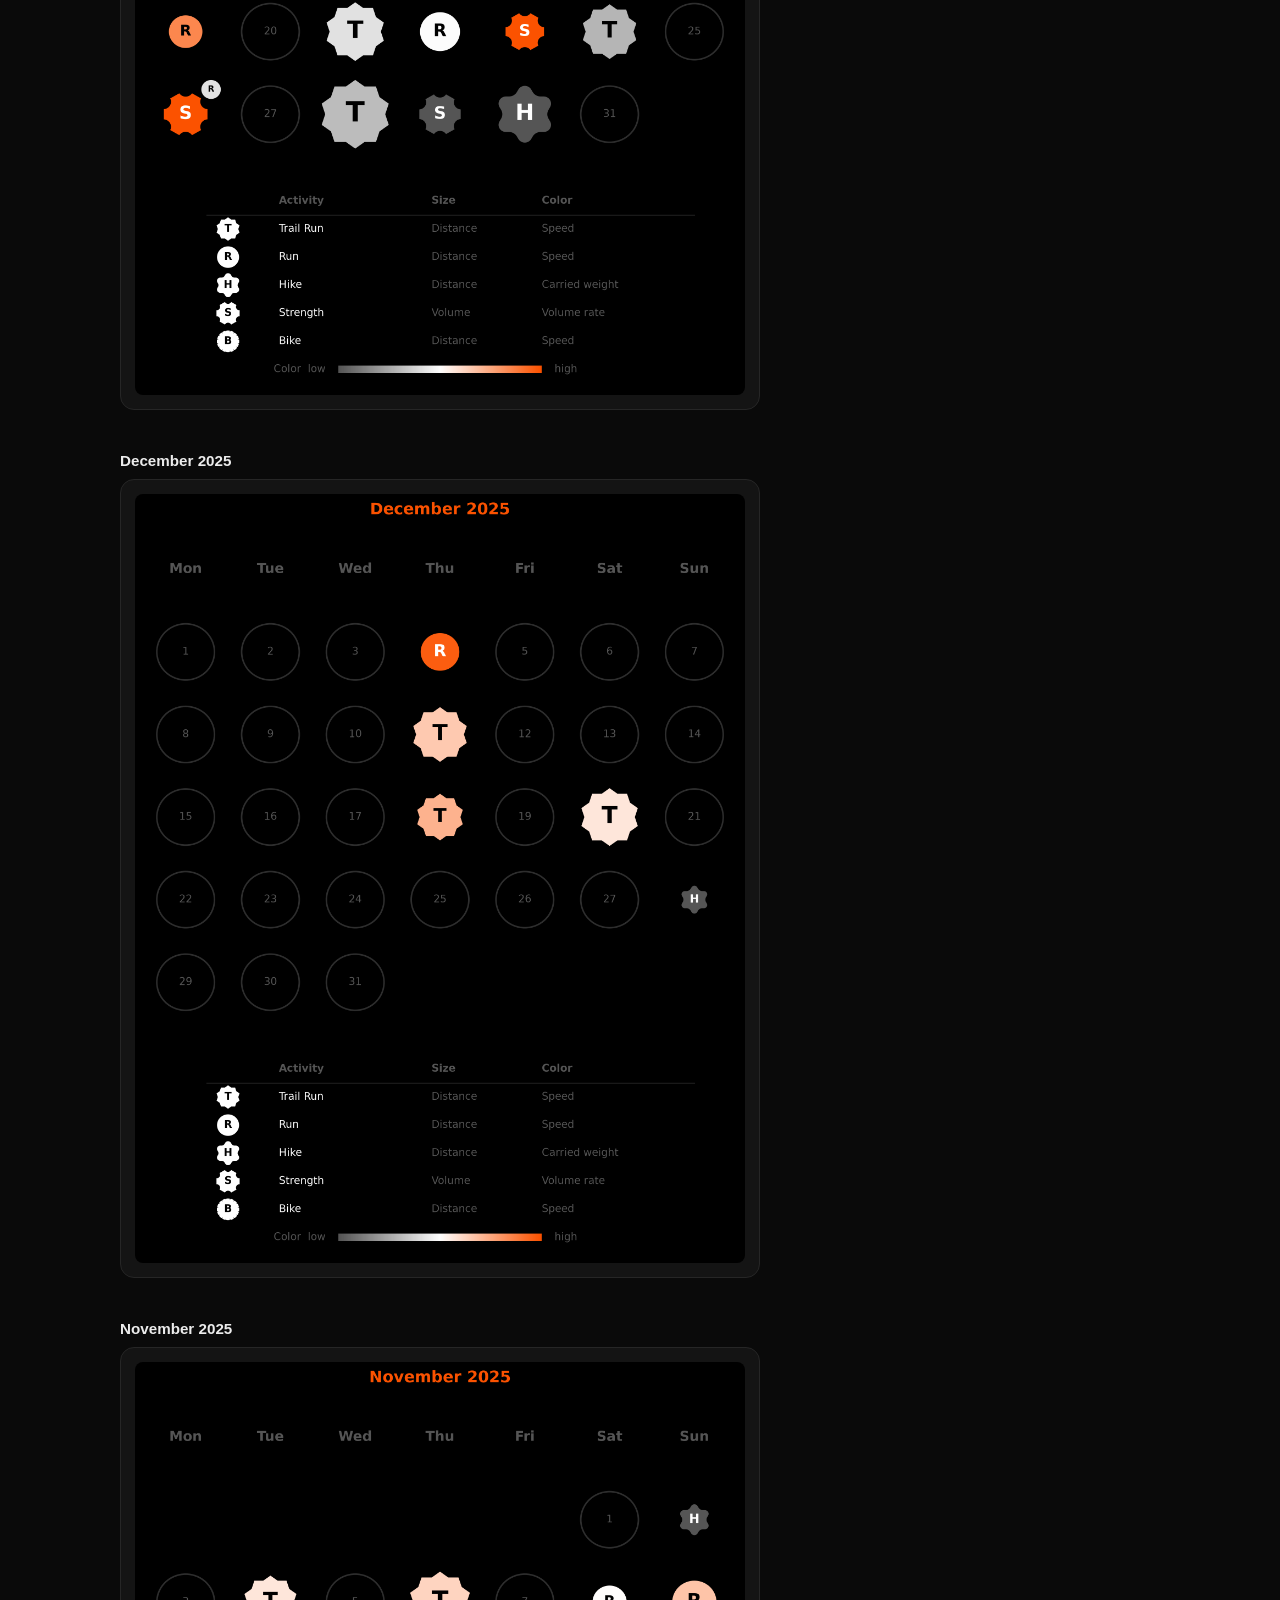
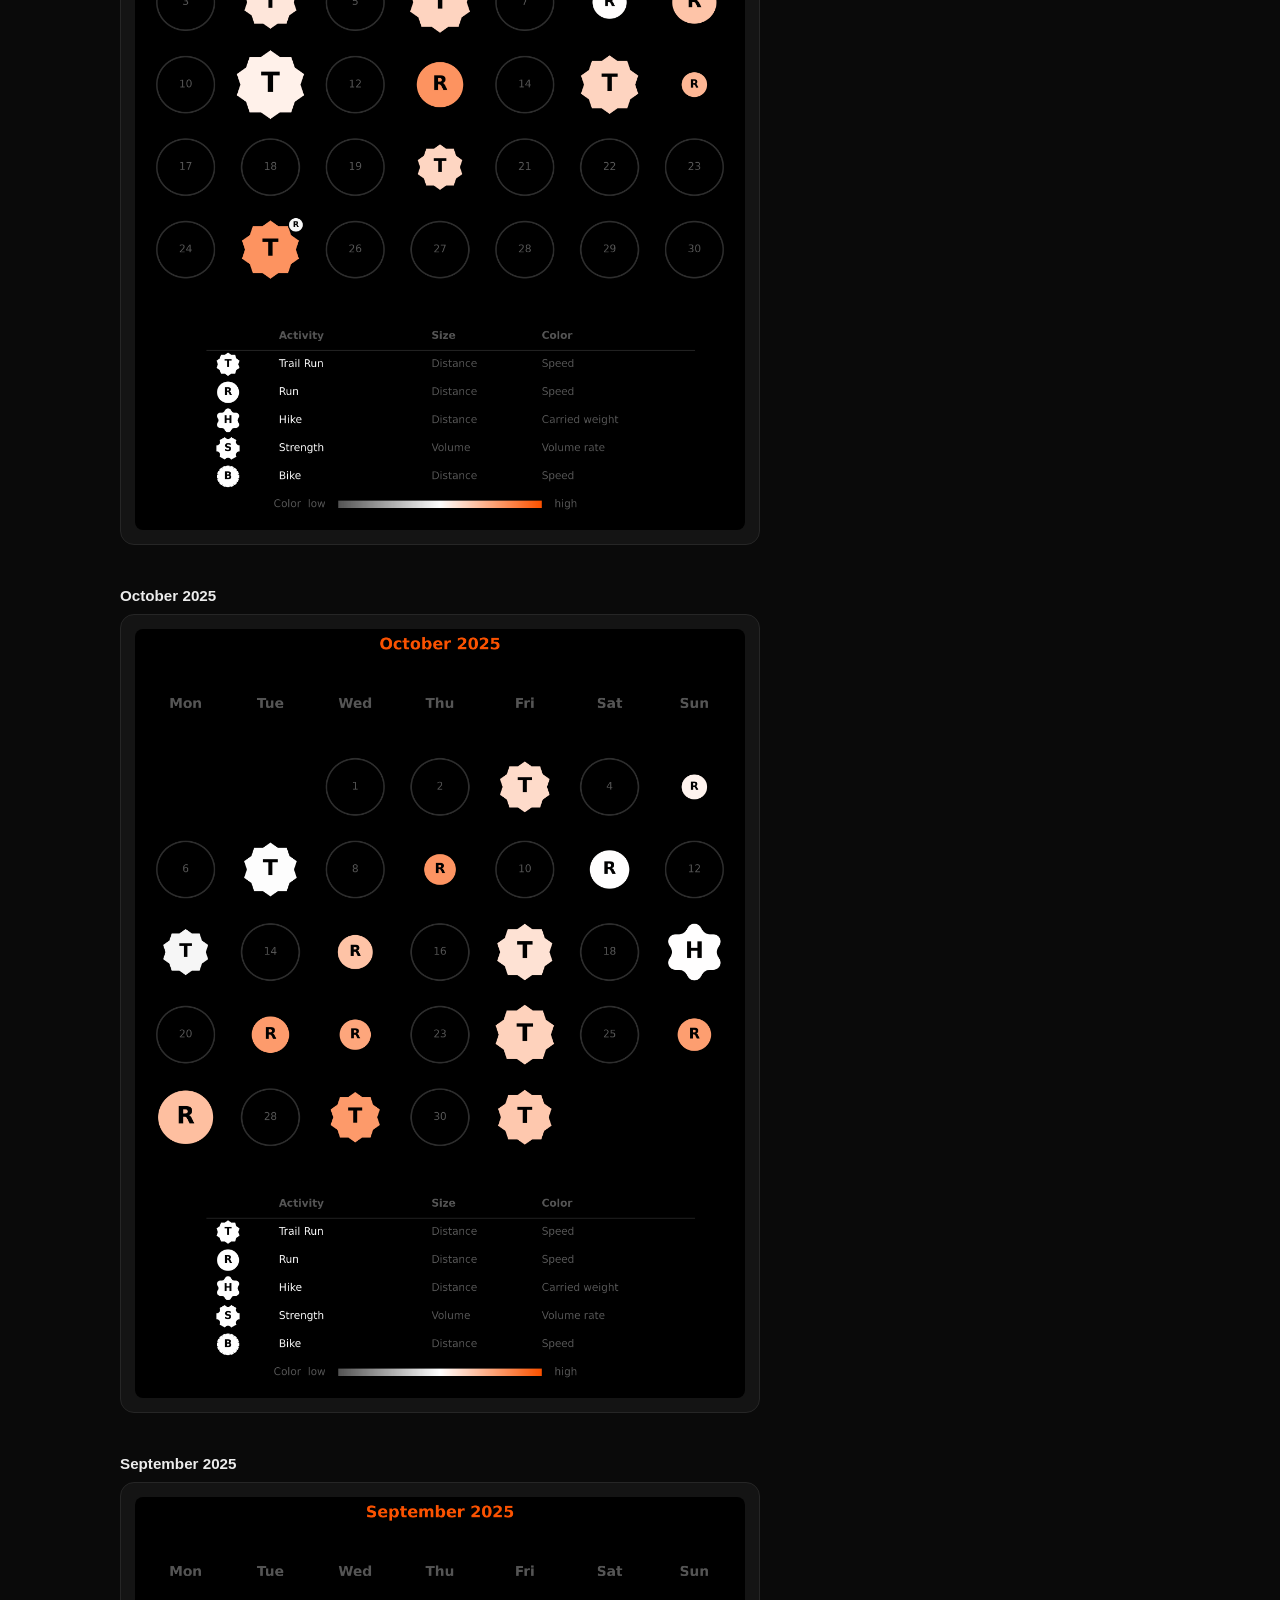
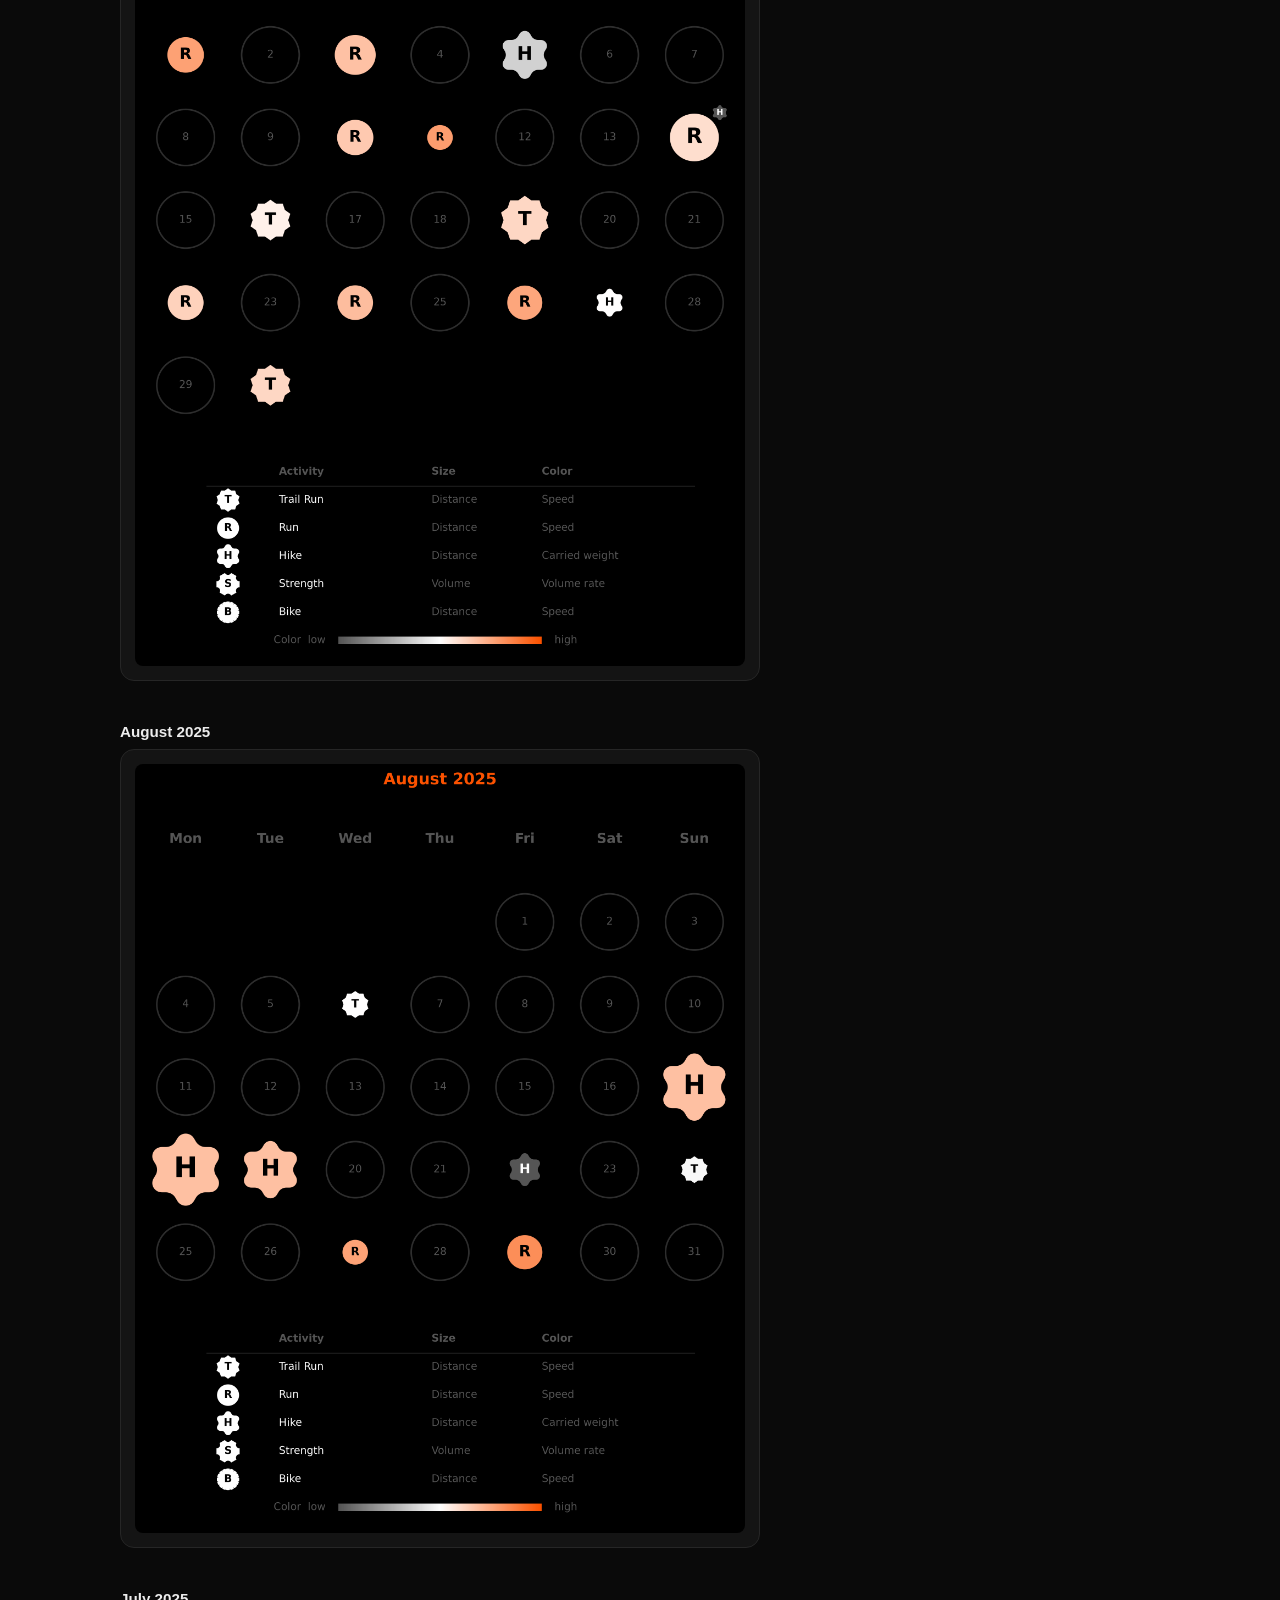
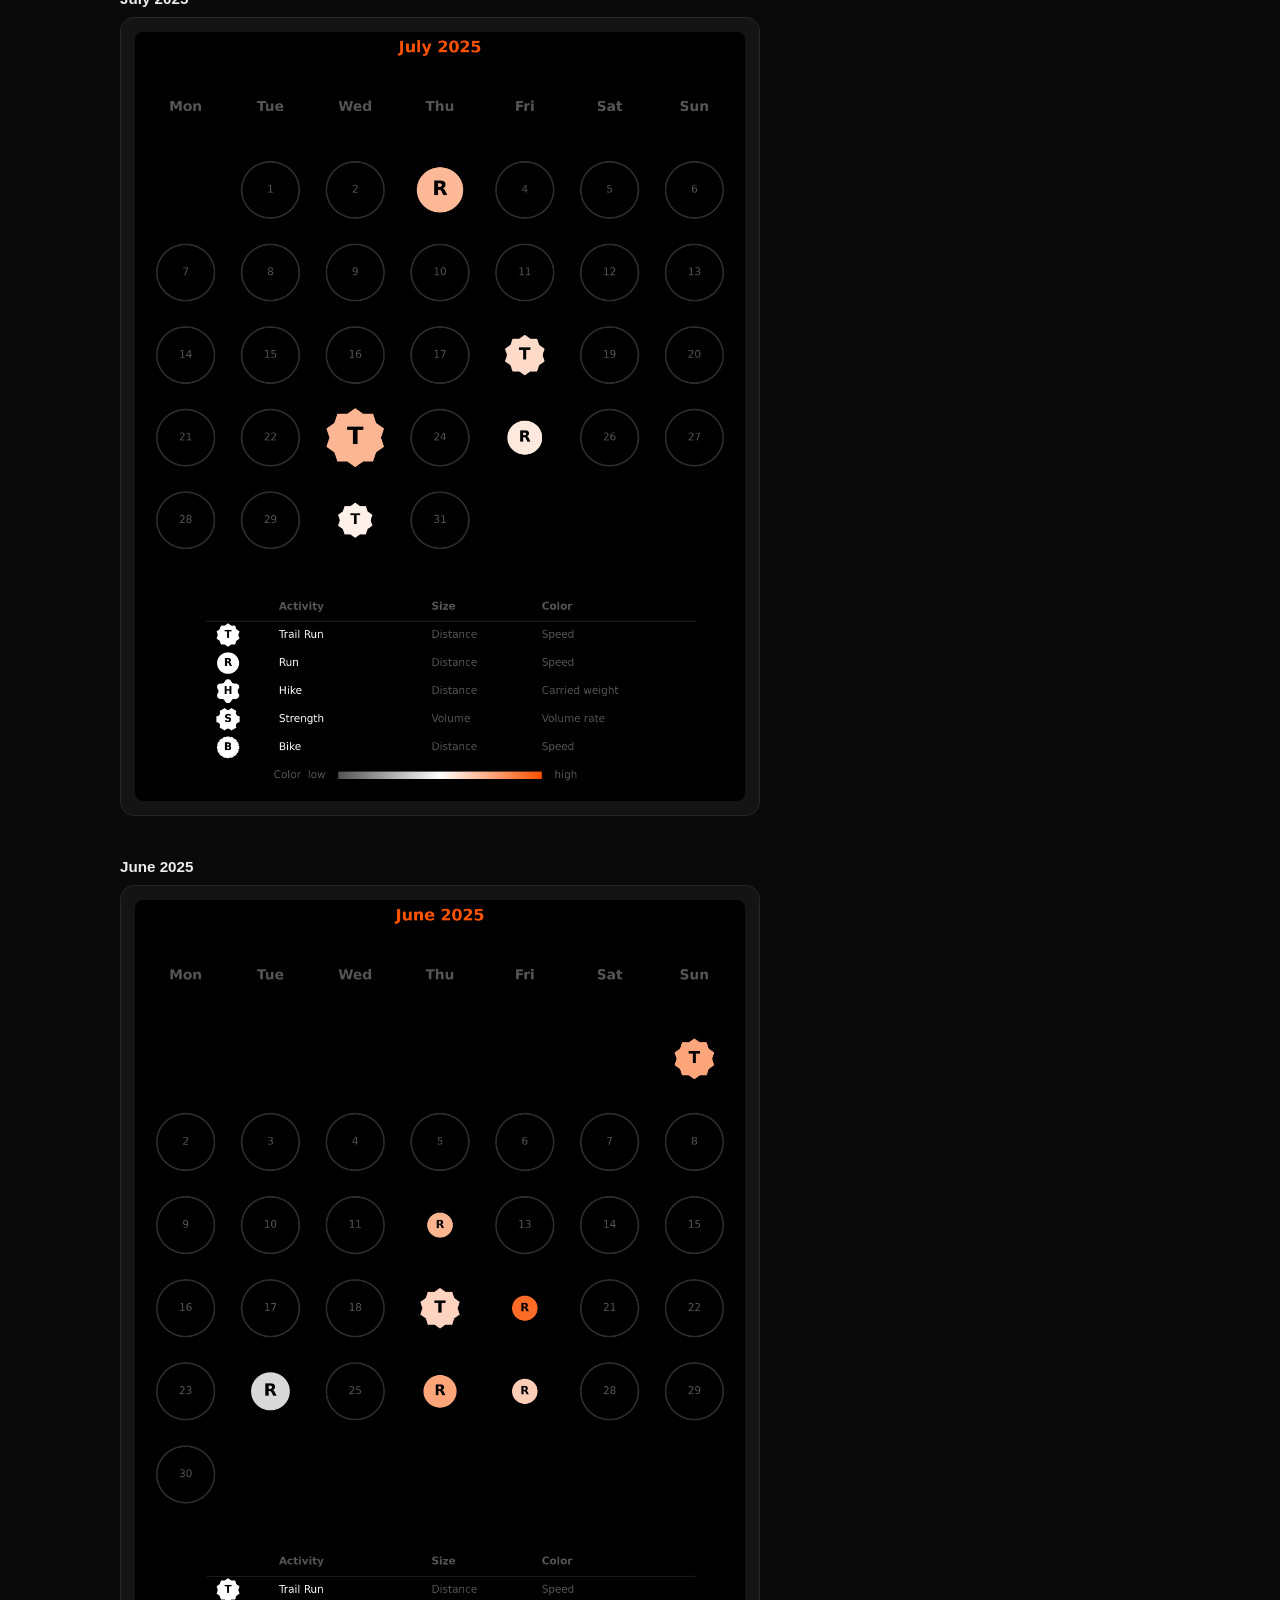
<file: web/calendar.html>
<!DOCTYPE html>
<html lang="en">
<head>
<meta charset="utf-8">
<meta name="viewport" content="width=device-width, initial-scale=1">
<meta name="theme-color" content="#fb5200">
<title>Monthly Activity Calendars · Joey Spronck</title>
<link rel="stylesheet" href="style.css">
</head>
<body>
<header class="topbar"><div class="topbar-inner"><span class="brand">STRAVA<span class="dot">·</span>DATA</span><nav class="nav"><a href="index.html">← Dashboard</a></nav><span class="meta">Updated 2026-11-28 06:41 UTC</span></div></header>
<main class="wrap">
  <div class="hero"><h1>📅 Monthly Activity Calendars</h1><p>Every month with recorded activity, newest first.</p></div>
    <section>
      <div class="sub">November 2026</div>
      <div class="card hero-plot"><img src="../plots/month_plots/2026-11.20261128064128.png" alt="November 2026" loading="lazy"></div>
    </section>
    <section>
      <div class="sub">October 2026</div>
      <div class="card hero-plot"><img src="../plots/month_plots/2026-10.20261128064128.png" alt="October 2026" loading="lazy"></div>
    </section>
    <section>
      <div class="sub">September 2026</div>
      <div class="card hero-plot"><img src="../plots/month_plots/2026-09.20261128064128.png" alt="September 2026" loading="lazy"></div>
    </section>
    <section>
      <div class="sub">August 2026</div>
      <div class="card hero-plot"><img src="../plots/month_plots/2026-08.20261128064128.png" alt="August 2026" loading="lazy"></div>
    </section>
    <section>
      <div class="sub">July 2026</div>
      <div class="card hero-plot"><img src="../plots/month_plots/2026-07.20261128064128.png" alt="July 2026" loading="lazy"></div>
    </section>
    <section>
      <div class="sub">June 2026</div>
      <div class="card hero-plot"><img src="../plots/month_plots/2026-06.20261128064128.png" alt="June 2026" loading="lazy"></div>
    </section>
    <section>
      <div class="sub">May 2026</div>
      <div class="card hero-plot"><img src="../plots/month_plots/2026-05.20261128064128.png" alt="May 2026" loading="lazy"></div>
    </section>
    <section>
      <div class="sub">April 2026</div>
      <div class="card hero-plot"><img src="../plots/month_plots/2026-04.20261128064128.png" alt="April 2026" loading="lazy"></div>
    </section>
    <section>
      <div class="sub">March 2026</div>
      <div class="card hero-plot"><img src="../plots/month_plots/2026-03.20261128064128.png" alt="March 2026" loading="lazy"></div>
    </section>
    <section>
      <div class="sub">February 2026</div>
      <div class="card hero-plot"><img src="../plots/month_plots/2026-02.20261128064128.png" alt="February 2026" loading="lazy"></div>
    </section>
    <section>
      <div class="sub">January 2026</div>
      <div class="card hero-plot"><img src="../plots/month_plots/2026-01.20261128064128.png" alt="January 2026" loading="lazy"></div>
    </section>
    <section>
      <div class="sub">December 2025</div>
      <div class="card hero-plot"><img src="../plots/month_plots/2025-12.20261128064128.png" alt="December 2025" loading="lazy"></div>
    </section>
    <section>
      <div class="sub">November 2025</div>
      <div class="card hero-plot"><img src="../plots/month_plots/2025-11.20261128064128.png" alt="November 2025" loading="lazy"></div>
    </section>
    <section>
      <div class="sub">October 2025</div>
      <div class="card hero-plot"><img src="../plots/month_plots/2025-10.20261128064128.png" alt="October 2025" loading="lazy"></div>
    </section>
    <section>
      <div class="sub">September 2025</div>
      <div class="card hero-plot"><img src="../plots/month_plots/2025-09.20261128064128.png" alt="September 2025" loading="lazy"></div>
    </section>
    <section>
      <div class="sub">August 2025</div>
      <div class="card hero-plot"><img src="../plots/month_plots/2025-08.20261128064128.png" alt="August 2025" loading="lazy"></div>
    </section>
    <section>
      <div class="sub">July 2025</div>
      <div class="card hero-plot"><img src="../plots/month_plots/2025-07.20261128064128.png" alt="July 2025" loading="lazy"></div>
    </section>
    <section>
      <div class="sub">June 2025</div>
      <div class="card hero-plot"><img src="../plots/month_plots/2025-06.20261128064128.png" alt="June 2025" loading="lazy"></div>
    </section>
    <section>
      <div class="sub">May 2025</div>
      <div class="card hero-plot"><img src="../plots/month_plots/2025-05.20261128064128.png" alt="May 2025" loading="lazy"></div>
    </section>
    <section>
      <div class="sub">April 2025</div>
      <div class="card hero-plot"><img src="../plots/month_plots/2025-04.20261128064128.png" alt="April 2025" loading="lazy"></div>
    </section>
    <section>
      <div class="sub">March 2025</div>
      <div class="card hero-plot"><img src="../plots/month_plots/2025-03.20261128064128.png" alt="March 2025" loading="lazy"></div>
    </section>
</main>
<footer>Auto-generated from the Strava API via GitHub Actions · <a href="https://github.com/JoeySpronck/strava_data">source</a></footer>
</body>
</html>
</file>
<file: web/style.css>
/* Shared dark dashboard theme for the Strava training site.
   Used by index.html (static dashboard) and calendar.html (generated by update_plots.py).
   Matches the matplotlib plot aesthetic: black background, Strava orange (#FB5200) accents. */

:root {
  --bg: #0a0a0a;
  --panel: #141414;
  --panel-2: #181818;
  --border: #262626;
  --text: #ececec;
  --muted: #8a8a8a;
  --accent: #fb5200;
  --accent-dim: #c64500;
  --radius: 14px;
  --maxw: 1080px;
}

* { box-sizing: border-box; }

html { scroll-behavior: smooth; }

body {
  margin: 0;
  background: var(--bg);
  color: var(--text);
  font-family: -apple-system, BlinkMacSystemFont, "Segoe UI", Roboto, Helvetica, Arial, sans-serif;
  line-height: 1.5;
  -webkit-font-smoothing: antialiased;
}

a { color: var(--accent); text-decoration: none; }
a:hover { text-decoration: underline; }

/* ---- sticky top bar ---- */
.topbar {
  position: sticky;
  top: 0;
  z-index: 10;
  background: rgba(10, 10, 10, 0.82);
  backdrop-filter: saturate(140%) blur(10px);
  border-bottom: 1px solid var(--border);
}
.topbar-inner {
  max-width: var(--maxw);
  margin: 0 auto;
  padding: 12px 20px;
  display: flex;
  align-items: baseline;
  gap: 14px;
  flex-wrap: wrap;
}
.brand {
  font-weight: 700;
  letter-spacing: .2px;
  font-size: 1.05rem;
}
.brand .dot { color: var(--accent); }
.topbar .meta {
  color: var(--muted);
  font-size: .8rem;
  margin-left: auto;
}
.nav {
  display: flex;
  gap: 16px;
  font-size: .82rem;
}
.nav a { color: var(--muted); }
.nav a:hover { color: var(--text); text-decoration: none; }

/* ---- layout ---- */
.wrap {
  max-width: var(--maxw);
  margin: 0 auto;
  padding: 28px 20px 80px;
}

.hero {
  padding: 18px 0 8px;
}
.hero h1 {
  margin: 0 0 4px;
  font-size: 1.7rem;
  letter-spacing: -.2px;
}
.hero .who { color: var(--muted); font-size: .95rem; }
.hero p { color: var(--muted); max-width: 60ch; }
/* The decoupling page is a tool rather than a column of prose, so its intro runs the
   full width the charts and cards below it already use. */
.hero.wide p { max-width: none; }

/* ---- section ---- */
section { margin-top: 40px; }
.section-head {
  display: flex;
  align-items: center;
  gap: 10px;
  margin-bottom: 6px;
}
.section-head::before {
  content: "";
  width: 4px;
  height: 1.05em;
  background: var(--accent);
  border-radius: 2px;
}
.section-head h2 {
  margin: 0;
  font-size: 1.15rem;
}
.note {
  color: var(--muted);
  font-size: .9rem;
  margin: 0 0 16px;
  max-width: 72ch;
}
.sub {
  font-size: .95rem;
  font-weight: 600;
  color: var(--text);
  margin: 18px 0 6px;
}

/* ---- cards & images ---- */
.card {
  background: var(--panel);
  border: 1px solid var(--border);
  border-radius: var(--radius);
  padding: 14px;
  overflow: hidden;
}
.card img { width: 100%; height: auto; display: block; border-radius: 8px; }

.grid {
  display: grid;
  gap: 16px;
  grid-template-columns: repeat(auto-fit, minmax(240px, 1fr));
}
.grid-2 {
  display: grid;
  gap: 16px;
  grid-template-columns: repeat(auto-fit, minmax(300px, 1fr));
}

/* hero plot kept to a comfortable reading width */
.hero-plot { max-width: 640px; }

footer {
  max-width: var(--maxw);
  margin: 0 auto;
  padding: 24px 20px 60px;
  color: var(--muted);
  font-size: .82rem;
  border-top: 1px solid var(--border);
}

.back {
  display: inline-block;
  margin-bottom: 18px;
  color: var(--muted);
  font-size: .9rem;
}

/* ==========================================================================
   Decoupling page (decoupling.html)
   The interactive twin of dev/aerobic_decoupling.ipynb: drop in a run exported from
   Strava, drag two intervals over it, and read how much efficiency drifted between them.
   The file is read and analysed in the browser; it is never uploaded anywhere.
   ========================================================================== */

/* file picker: the whole box is the <label>, so a tap anywhere opens the chooser, and
   the same box takes a dropped file. */
.dropzone {
  display: flex;
  flex-wrap: wrap;
  gap: 4px 12px;
  align-items: center;
  justify-content: space-between;
  border: 1.5px dashed var(--border);
  border-radius: 10px;
  background: var(--panel-2);
  padding: 16px 18px;
  margin-bottom: 8px;
  cursor: pointer;
  transition: border-color .15s, background .15s;
}
.dropzone:hover, .dropzone.over { border-color: var(--accent); }
.dropzone.over { background: rgba(251, 82, 0, .08); }
.dropzone:focus-within { outline: 2px solid var(--accent); outline-offset: 1px; }
.dropzone input { position: absolute; width: 1px; height: 1px; opacity: 0; }
.dropzone .title { font-weight: 600; font-size: .95rem; }
.dropzone .how { color: var(--muted); font-size: .82rem; }
.example { color: var(--muted); font-size: .82rem; margin: 0 0 8px; }
.example button {
  font: inherit;
  color: var(--accent);
  background: none;
  border: 0;
  padding: 0;
  cursor: pointer;
}
.example button:hover { text-decoration: underline; }
.dropzone .button {
  flex: none;
  color: var(--accent);
  border: 1px solid var(--accent);
  border-radius: 8px;
  padding: 7px 12px;
  font-size: .85rem;
  font-weight: 600;
}

/* analysis layout: chart + map on the left, statistics on the right; one column
   once there is no longer room for two. */
.analysis {
  display: grid;
  gap: 16px;
  grid-template-columns: minmax(0, 1fr) 330px;
  align-items: start;
}
@media (max-width: 900px) {
  .analysis { grid-template-columns: minmax(0, 1fr); }
}

.plot { width: 100%; min-height: 260px; }
.map { width: 100%; height: 300px; border-radius: 8px; overflow: hidden; }

.status {
  color: var(--muted);
  font-size: .88rem;
  padding: 26px 4px;
}
.status.error { color: var(--accent); }

/* ---- interval sliders ----
   One track carries all four handles: interval 1's pair and interval 2's pair, both
   filled orange. The inputs are transparent and only their thumbs take pointer events,
   so a handle underneath stays reachable where two overlap. The numbers are overlay
   spans rather than thumb pseudo-elements, which native range thumbs cannot have —
   JS keeps them over their handle with the same inset maths the browser uses. */
/* The track's left/right margins are set from JS to the chart's own plot margins, so
   slider position and graph x-position are the same coordinate. The inputs then overhang
   the track by half a thumb at each end, which is exactly the inset a range input applies
   to keep its thumb inside itself — so a handle centre travels 0%..100% of the track and
   lines up with the matching point on the graph below. */
.interval-controls { margin: 2px 0 6px; }

.range {
  --thumb: 30px;
  position: relative;
  height: 40px;
  display: flex;
  align-items: center;
}
.range-track,
.range-fill {
  position: absolute;
  height: 6px;
  border-radius: 3px;
  pointer-events: none;
}
.range-track {
  left: 0;
  right: 0;
  background: #2e2e2e;
}
.range-fill { background: var(--accent); }

.range input[type="range"] {
  position: absolute;
  left: calc(var(--thumb) / -2);
  width: calc(100% + var(--thumb));
  margin: 0;
  height: 40px;
  background: none;
  appearance: none;
  -webkit-appearance: none;
  pointer-events: none;  /* only the thumbs are grabbable */
}
.range input[type="range"]:focus { outline: none; }
.range input[type="range"]::-webkit-slider-thumb {
  -webkit-appearance: none;
  pointer-events: auto;
  width: var(--thumb);
  height: var(--thumb);
  border-radius: 50%;
  background: #000;
  border: 3px solid var(--accent);
  cursor: grab;
}
.range input[type="range"]::-moz-range-thumb {
  pointer-events: auto;
  box-sizing: border-box;
  width: var(--thumb);
  height: var(--thumb);
  border-radius: 50%;
  background: #000;
  border: 3px solid var(--accent);
  cursor: grab;
}
.range input[type="range"]:active::-webkit-slider-thumb { cursor: grabbing; }
.range input[type="range"]:focus-visible::-webkit-slider-thumb { outline: 2px solid var(--text); outline-offset: 2px; }
.range input[type="range"]:focus-visible::-moz-range-thumb { outline: 2px solid var(--text); outline-offset: 2px; }
.range input[type="range"]::-moz-range-track { background: none; }

/* The interval number sitting on its handle. */
.handle-label {
  position: absolute;
  top: 50%;
  width: var(--thumb);
  margin-left: calc(var(--thumb) / -2);
  transform: translateY(-50%);
  text-align: center;
  font-size: .82rem;
  font-weight: 700;
  line-height: var(--thumb);
  color: var(--text);
  pointer-events: none;
  user-select: none;
}

/* ---- statistics panel ---- */
.stats { display: grid; gap: 10px; }
.stats .cards { display: grid; grid-template-columns: 1fr 1fr; gap: 10px; }

.stat-card {
  border: 1px solid var(--accent);
  border-radius: 10px;
  padding: 10px 12px 12px;
  background: var(--panel);
  min-width: 0;
}
.stat-card h3 {
  margin: 0;
  font-size: .78rem;
  letter-spacing: .04em;
  color: var(--accent);
}
.stat-card .span {
  color: var(--muted);
  font-size: .72rem;
  font-variant-numeric: tabular-nums;
}
/* Whole-activity card: the same card, but its metrics run across the width and wrap
   onto a second row rather than stacking into a tall column. */
#overall { margin-bottom: 18px; }
.stat-card.full .metrics-row {
  display: grid;
  grid-template-columns: repeat(auto-fit, minmax(104px, 1fr));
  gap: 4px 14px;
  margin-top: 2px;
}
.stat-card.full .span { margin-bottom: 4px; }

.metric { margin-top: 9px; }
.metric .name { color: var(--muted); font-size: .68rem; line-height: 1.25; }
.metric .value {
  font-size: 1.25rem;
  font-weight: 700;
  line-height: 1.2;
  white-space: nowrap;
  font-variant-numeric: tabular-nums;
}
.metric .unit { font-size: .72rem; font-weight: 400; margin-left: 3px; color: var(--text); }

.panel {
  border: 1px solid var(--border);
  border-radius: 10px;
  padding: 10px 12px;
  background: var(--panel);
}
.panel h3 {
  margin: 0 0 4px;
  font-size: .76rem;
  letter-spacing: .04em;
  color: var(--muted);
}
.change {
  display: flex;
  justify-content: space-between;
  align-items: baseline;
  gap: 10px;
  padding: 3px 0;
}
.change .name { color: var(--muted); font-size: .78rem; }
.change .value { font-size: 1rem; font-weight: 700; font-variant-numeric: tabular-nums; }

.panel.headline { border-color: var(--accent); }
.panel.headline .big {
  font-size: 1.7rem;
  font-weight: 700;
  color: var(--accent);
  line-height: 1.15;
  font-variant-numeric: tabular-nums;
}
.panel.headline .label { color: var(--muted); font-size: .72rem; }
.hint, .panel .hint { color: var(--muted); font-size: .72rem; margin: 6px 0 0; }

/* basemap picker under the map */
.map-controls {
  display: flex;
  align-items: center;
  gap: 10px;
  margin: 10px 2px 2px;
}
.map-controls label { color: var(--muted); font-size: .78rem; }
.map-controls select {
  background: var(--panel-2);
  color: var(--text);
  border: 1px solid var(--border);
  border-radius: 8px;
  padding: 6px 9px;
  font: inherit;
  font-size: .82rem;
}
.map-controls select:focus-visible { outline: 2px solid var(--accent); outline-offset: 1px; }
</file>
